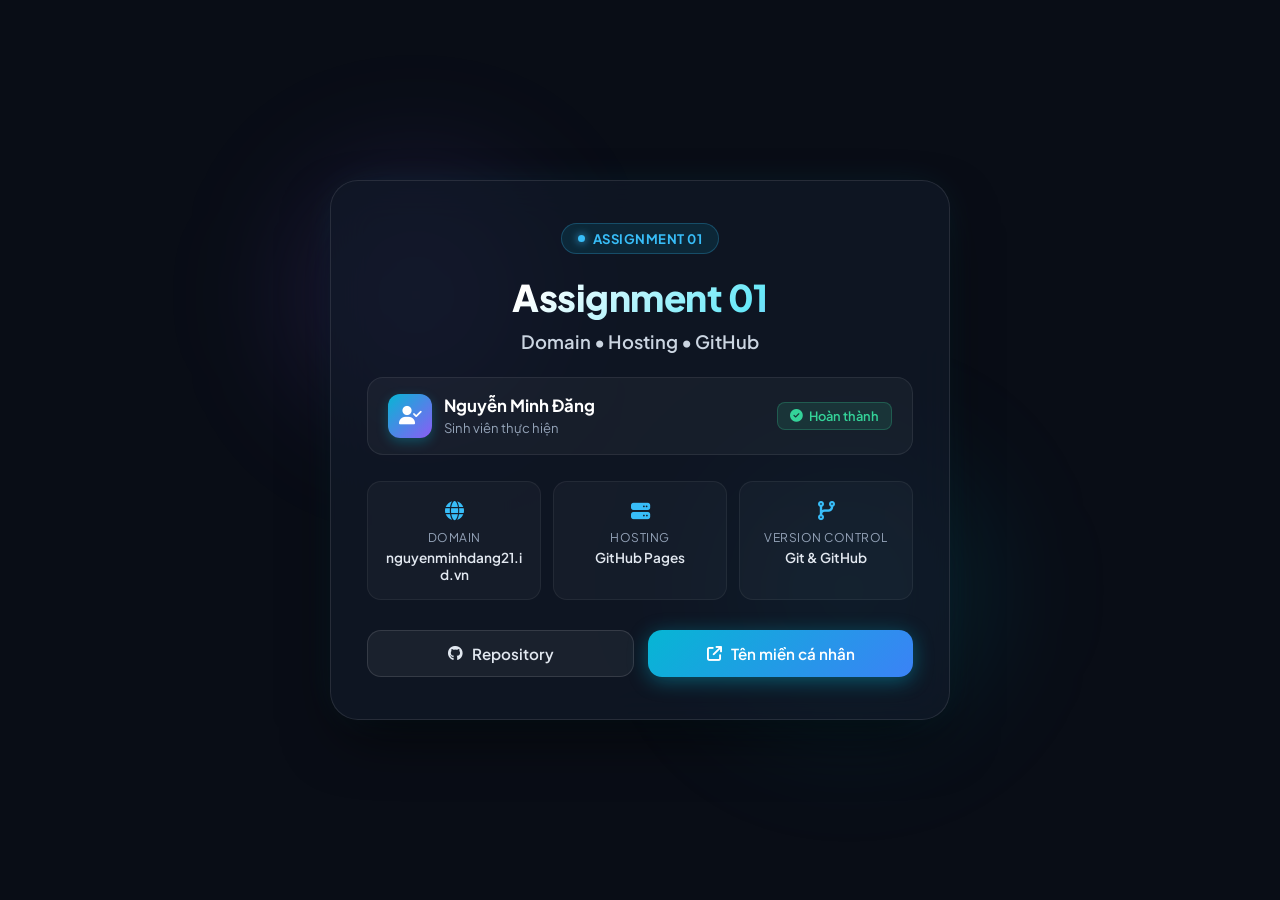
<file: index.html>
<!DOCTYPE html>
<html lang="vi">
<head>
  <meta charset="UTF-8" />
  <meta name="viewport" content="width=device-width, initial-scale=1.0" />
  <title>Assignment 01 - Nguyễn Minh Đăng</title>
  
  <!-- Google Fonts & Font Awesome -->
  <link rel="preconnect" href="https://fonts.googleapis.com">
  <link rel="preconnect" href="https://fonts.gstatic.com" crossorigin>
  <link href="https://fonts.googleapis.com/css2?family=Plus+Jakarta+Sans:wght@400;500;600;700;800&display=swap" rel="stylesheet">
  <link rel="stylesheet" href="https://cdnjs.cloudflare.com/ajax/libs/font-awesome/6.5.1/css/all.min.css" />

  <style>
    :root {
      --primary: #06b6d4;          /* Cyan công nghệ */
      --secondary: #8b5cf6;        /* Tím neon */
      --accent: #ec4899;           /* Hồng nổi bật */
      --bg-gradient: linear-gradient(135deg, #0b0f19 0%, #111827 50%, #0d1527 100%);
      --card-bg: rgba(17, 24, 39, 0.75);
      --card-border: rgba(255, 255, 255, 0.1);
      --text-main: #f8fafc;
      --text-sub: #94a3b8;
    }

    * {
      margin: 0;
      padding: 0;
      box-sizing: border-box;
      font-family: 'Plus Jakarta Sans', sans-serif;
    }

    body {
      background: #090d16;
      min-height: 100vh;
      display: flex;
      align-items: center;
      justify-content: center;
      padding: 24px;
      position: relative;
      overflow-x: hidden;
    }

    /* Các quầng sáng trang trí nền (Aurora Glow) */
    .glow-bg-1 {
      position: absolute;
      top: 15%;
      left: 20%;
      width: 320px;
      height: 320px;
      background: radial-gradient(circle, rgba(139, 92, 246, 0.28) 0%, transparent 70%);
      filter: blur(60px);
      pointer-events: none;
      z-index: 0;
    }

    .glow-bg-2 {
      position: absolute;
      bottom: 15%;
      right: 20%;
      width: 350px;
      height: 350px;
      background: radial-gradient(circle, rgba(6, 182, 212, 0.25) 0%, transparent 70%);
      filter: blur(60px);
      pointer-events: none;
      z-index: 0;
    }

    /* Thẻ trung tâm chính */
    .card {
      position: relative;
      z-index: 1;
      width: 100%;
      max-width: 620px;
      background: var(--card-bg);
      backdrop-filter: blur(20px);
      -webkit-backdrop-filter: blur(20px);
      border: 1px solid var(--card-border);
      border-radius: 28px;
      padding: 42px 36px;
      box-shadow: 0 25px 60px -15px rgba(0, 0, 0, 0.7),
                  0 0 40px -10px rgba(6, 182, 212, 0.15);
      text-align: center;
    }

    /* Huy hiệu góc trên */
    .badge {
      display: inline-flex;
      align-items: center;
      gap: 8px;
      background: rgba(6, 182, 212, 0.12);
      color: #38bdf8;
      border: 1px solid rgba(56, 189, 248, 0.25);
      padding: 6px 16px;
      border-radius: 9999px;
      font-size: 0.82rem;
      font-weight: 700;
      letter-spacing: 0.5px;
      text-transform: uppercase;
      margin-bottom: 20px;
    }

    .badge-dot {
      width: 7px;
      height: 7px;
      background: #38bdf8;
      border-radius: 50%;
      box-shadow: 0 0 8px #38bdf8;
    }

    h1 {
      font-size: 2.3rem;
      font-weight: 800;
      letter-spacing: -0.5px;
      margin-bottom: 10px;
      background: linear-gradient(135deg, #ffffff 30%, #67e8f9 70%, #c084fc 100%);
      -webkit-background-clip: text;
      -webkit-text-fill-color: transparent;
    }

    .topic {
      color: #cbd5e1;
      font-size: 1.15rem;
      font-weight: 600;
      margin-bottom: 24px;
    }

    /* Thẻ profile sinh viên */
    .profile-pill {
      background: rgba(255, 255, 255, 0.04);
      border: 1px solid rgba(255, 255, 255, 0.08);
      border-radius: 16px;
      padding: 16px 20px;
      display: flex;
      align-items: center;
      justify-content: space-between;
      margin-bottom: 26px;
      text-align: left;
    }

    .user-meta {
      display: flex;
      align-items: center;
      gap: 12px;
    }

    .avatar {
      width: 44px;
      height: 44px;
      border-radius: 12px;
      background: linear-gradient(135deg, var(--primary), var(--secondary));
      display: flex;
      align-items: center;
      justify-content: center;
      color: #fff;
      font-size: 1.15rem;
      box-shadow: 0 4px 12px rgba(6, 182, 212, 0.3);
    }

    .user-meta h3 {
      font-size: 1.05rem;
      color: #fff;
      font-weight: 700;
    }

    .user-meta span {
      font-size: 0.82rem;
      color: var(--text-sub);
    }

    .status-tag {
      font-size: 0.8rem;
      font-weight: 600;
      color: #34d399;
      background: rgba(52, 211, 153, 0.12);
      border: 1px solid rgba(52, 211, 153, 0.25);
      padding: 5px 12px;
      border-radius: 8px;
      display: flex;
      align-items: center;
      gap: 6px;
    }

    /* Lưới các khối chi tiết */
    .info-grid {
      display: grid;
      grid-template-columns: repeat(3, 1fr);
      gap: 12px;
      margin-bottom: 30px;
    }

    .info-card {
      background: rgba(255, 255, 255, 0.03);
      border: 1px solid rgba(255, 255, 255, 0.06);
      border-radius: 14px;
      padding: 16px 12px;
      transition: transform 0.2s ease, border-color 0.2s ease;
    }

    .info-card:hover {
      transform: translateY(-2px);
      border-color: rgba(56, 189, 248, 0.35);
    }

    .info-icon {
      color: #38bdf8;
      font-size: 1.2rem;
      margin-bottom: 8px;
    }

    .info-card .label {
      font-size: 0.75rem;
      text-transform: uppercase;
      letter-spacing: 0.5px;
      color: var(--text-sub);
      margin-bottom: 4px;
    }

    .info-card .value {
      font-size: 0.85rem;
      font-weight: 600;
      color: #e2e8f0;
      word-break: break-all;
    }

    /* Cụm nút bấm */
    .action-group {
      display: flex;
      gap: 14px;
    }

    .btn {
      flex: 1;
      display: inline-flex;
      align-items: center;
      justify-content: center;
      gap: 9px;
      padding: 13px 20px;
      border-radius: 14px;
      font-size: 0.95rem;
      font-weight: 600;
      text-decoration: none;
      transition: all 0.25s ease;
    }

    .btn-glow {
      background: linear-gradient(135deg, #06b6d4 0%, #3b82f6 100%);
      color: #fff;
      box-shadow: 0 4px 20px rgba(6, 182, 212, 0.4);
    }

    .btn-glow:hover {
      box-shadow: 0 6px 26px rgba(6, 182, 212, 0.6);
      transform: translateY(-1px);
    }

    .btn-glass {
      background: rgba(255, 255, 255, 0.05);
      border: 1px solid rgba(255, 255, 255, 0.12);
      color: #e2e8f0;
    }

    .btn-glass:hover {
      background: rgba(255, 255, 255, 0.1);
      border-color: rgba(255, 255, 255, 0.25);
      color: #fff;
      transform: translateY(-1px);
    }

    @media (max-width: 580px) {
      .card { padding: 30px 20px; }
      h1 { font-size: 1.85rem; }
      .info-grid { grid-template-columns: 1fr; }
      .action-group { flex-direction: column; }
    }
  </style>
</head>
<body>

  <!-- Hiệu ứng quầng sáng chuyển màu ngầm -->
  <div class="glow-bg-1"></div>
  <div class="glow-bg-2"></div>

  <!-- Bảng giao diện chính duy nhất -->
  <div class="card">
    <div class="badge">
      <span class="badge-dot"></span> Assignment 01
    </div>

    <h1>Assignment 01</h1>
    <div class="topic">Domain • Hosting • GitHub</div>

    <div class="profile-pill">
      <div class="user-meta">
        <div class="avatar">
          <i class="fa-solid fa-user-check"></i>
        </div>
        <div>
          <h3>Nguyễn Minh Đăng</h3>
          <span>Sinh viên thực hiện</span>
        </div>
      </div>
      <div class="status-tag">
        <i class="fa-solid fa-circle-check"></i> Hoàn thành
      </div>
    </div>

    <div class="info-grid">
      <div class="info-card">
        <div class="info-icon"><i class="fa-solid fa-globe"></i></div>
        <div class="label">Domain</div>
        <div class="value">nguyenminhdang21.id.vn</div>
      </div>

      <div class="info-card">
        <div class="info-icon"><i class="fa-solid fa-server"></i></div>
        <div class="label">Hosting</div>
        <div class="value">GitHub Pages</div>
      </div>

      <div class="info-card">
        <div class="info-icon"><i class="fa-solid fa-code-branch"></i></div>
        <div class="label">Version Control</div>
        <div class="value">Git & GitHub</div>
      </div>
    </div>

    <div class="action-group">
      <a href="https://github.com/minhnoluv1234/assignment01-web" target="_blank" class="btn btn-glass">
        <i class="fa-brands fa-github"></i> Repository
      </a>
      <a href="http://nguyenminhdang21.id.vn" class="btn btn-glow">
        <i class="fa-solid fa-arrow-up-right-from-square"></i> Tên miền cá nhân
      </a>
    </div>
  </div>

</body>
</html>
</file>
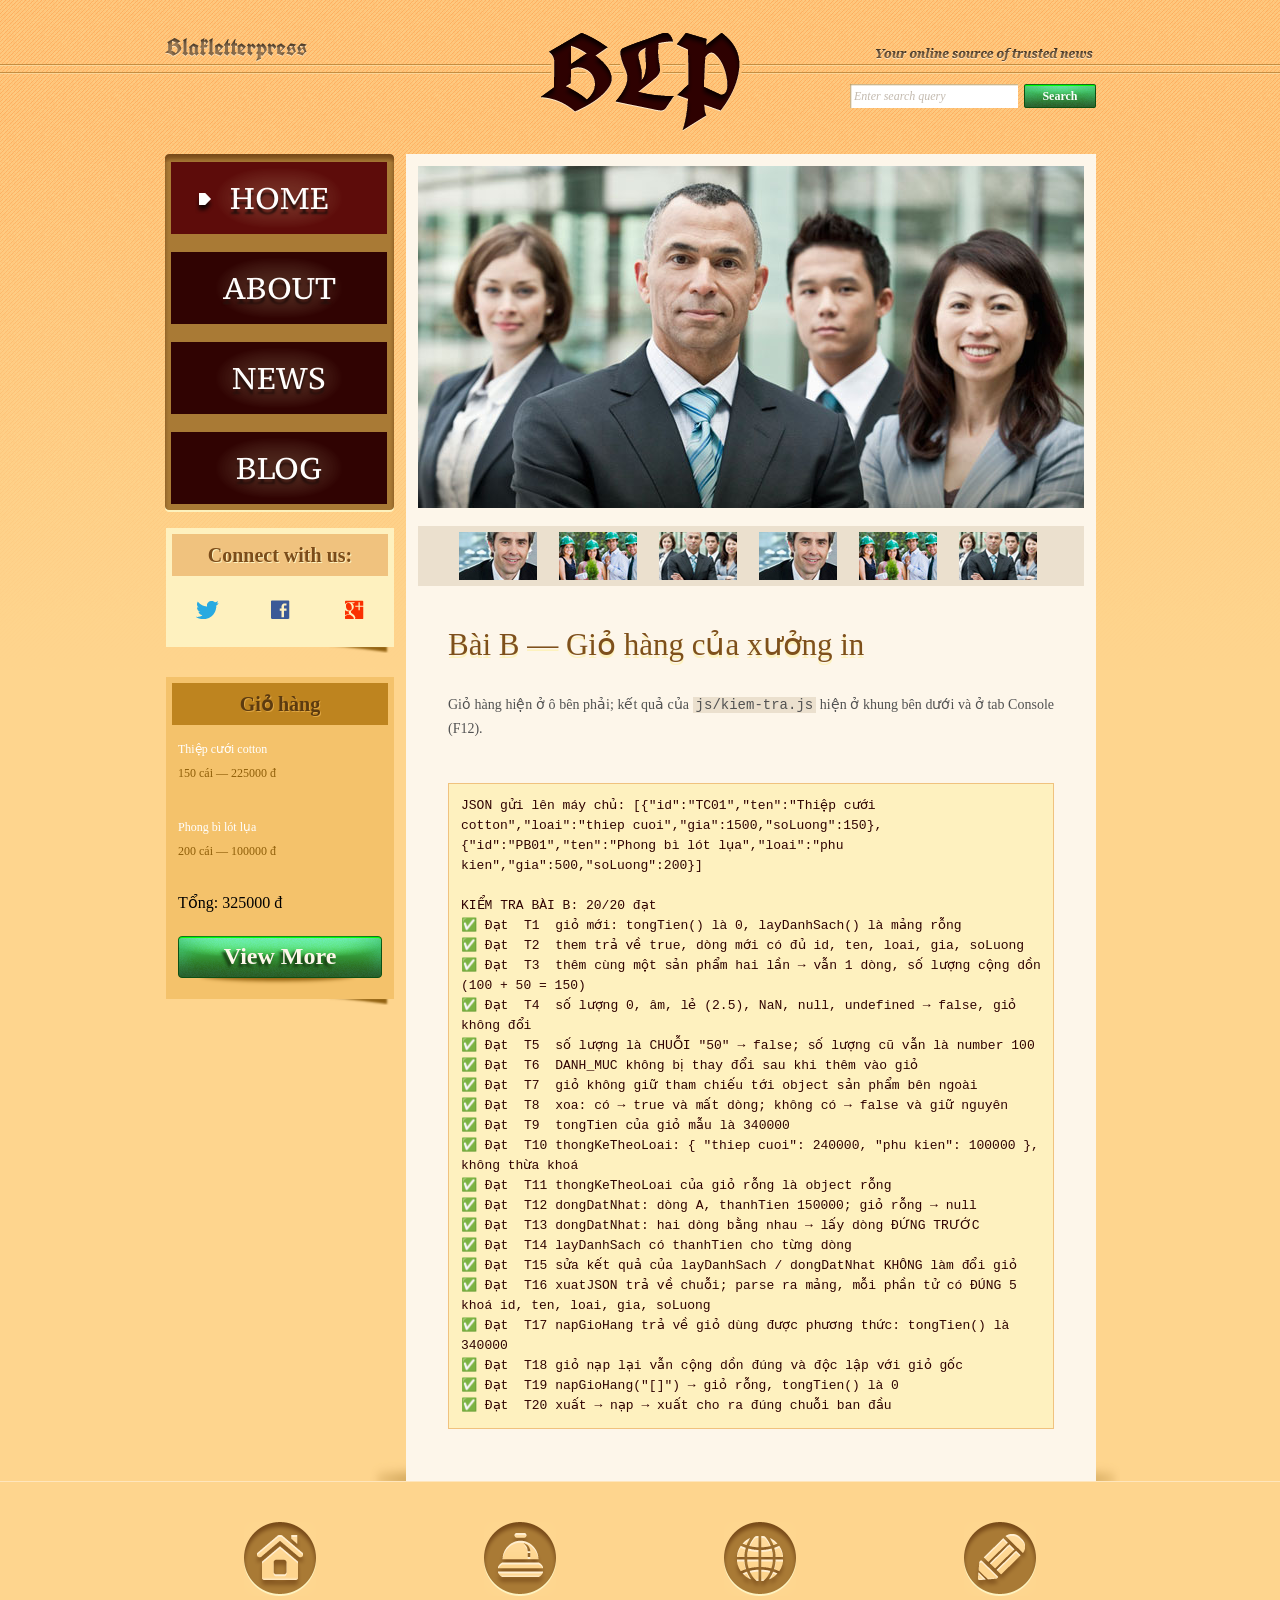
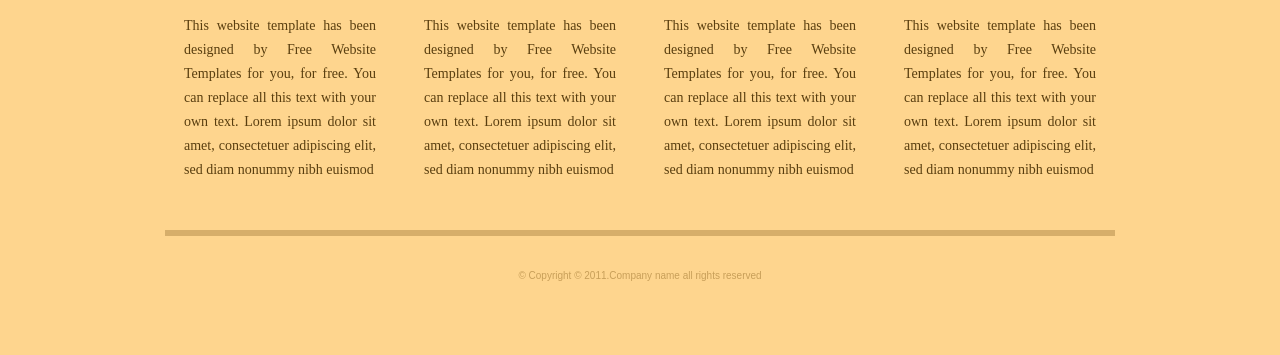
<file: Bai4_2/index.html>
<!DOCTYPE html>
<!-- Website template by freewebsitetemplates.com -->
<html>
<head>
	<meta charset="UTF-8">
	<title>Bài B – Giỏ hàng | Blakletterpress</title>
	<link rel="stylesheet" href="css/style.css" type="text/css">
	<link rel="stylesheet" href="css/bai-js.css" type="text/css">
</head>
<body>
	<div id="page">
		<div id="header">
			<div id="motto">
				<a href="index.html" class="sitename"><img src="images/blakletterpress.png" height="24" width="142" alt="SiteName"></a>
				<p>
					<img src="images/header-text.png" height="14" width="218" alt="Text">
				</p>
			</div>
			<div id="logo">
				<a href="index.html"><img src="images/logo.png" alt="LOGO"></a>
			</div>
			<div id="searchbar">
				<form action="#" method="post">
					<input type="text" value="Enter search query" class="txtfield" onBlur="javascript:if(this.value==''){this.value=this.defaultValue;}" onFocus="javascript:if(this.value==this.defaultValue){this.value='';}">
					<input type="submit" value="Search" class="btn">
				</form>
			</div>
		</div>
		<div id="contents">
			<div id="main">
				<div id="gallery">
					<div>
						<img src="images/team-large.jpg" alt="Img">
					</div>
					<ul>
						<li>
							<img src="images/smiling.jpg" alt="Img">
						</li>
						<li>
							<img src="images/ecofriends.jpg" alt="Img">
						</li>
						<li>
							<img src="images/team.jpg" alt="Img">
						</li>
						<li>
							<img src="images/smiling.jpg" alt="Img">
						</li>
						<li>
							<img src="images/ecofriends.jpg" alt="Img">
						</li>
						<li>
							<img src="images/team.jpg" alt="Img">
						</li>
					</ul>
				</div>
				<div class="body">
					<h1>Bài B — Giỏ hàng của xưởng in</h1>
					<p>
						Giỏ hàng hiện ở ô bên phải; kết quả của <code>js/kiem-tra.js</code> hiện ở khung bên dưới và ở tab Console (F12).
					</p>
					<pre id="ket-qua"></pre>
				</div>
			</div>
			<div id="sidebar">
				<div id="navigation">
					<div>
						<ul>
							<li class="selected">
								<a href="index.html">Home</a>
							</li>
							<li>
								<a href="about.html">About</a>
							</li>
							<li>
								<a href="news.html">News</a>
							</li>
							<li>
								<a href="blog.html">Blog</a>
							</li>
						</ul>
					</div>
				</div>
				<div class="section">
					<div id="connect">
						<h2>Connect with us:</h2>
						<a href="http://freewebsitetemplates.com/go/twitter/" target="_blank" class="twitter"></a> <a href="http://freewebsitetemplates.com/go/facebook/" target="_blank" class="facebook"></a> <a href="http://freewebsitetemplates.com/go/googleplus/" target="_blank" class="googleplus"></a>
					</div>
				</div>
				<div class="section">
					<div id="posts">
						<h2>Giỏ hàng</h2>
						<ul id="gio-hang">
							<li>
								<h5>Title Sample One</h5>
								<p>
									Lorem ipsum dolor sit amet, consectetur adipiscing elit. Donec eleifend ligula vel velit varius
								</p>
								<a href="news.html" class="more">Read more</a>
							</li>
							<li>
								<h5>Title Sample One</h5>
								<p>
									Lorem ipsum dolor sit amet, consectetur adipiscing elit. Donec eleifend ligula vel velit varius
								</p>
								<a href="news.html" class="more">Read more</a>
							</li>
						</ul>
						<a href="news.html" class="btn2">View More</a>
					</div>
				</div>
			</div>
		</div>
		<div id="footer">
			<div>
				<ul id="featured">
					<li>
						<a href="index.html" class="home"></a>
						<p>
							This website template has been designed by Free Website Templates for you, for free. You can replace all this text with your own text. Lorem ipsum dolor sit amet, consectetuer adipiscing elit, sed diam nonummy nibh euismod
						</p>
					</li>
					<li>
						<a href="index.html" class="bell"></a>
						<p>
							This website template has been designed by Free Website Templates for you, for free. You can replace all this text with your own text. Lorem ipsum dolor sit amet, consectetuer adipiscing elit, sed diam nonummy nibh euismod
						</p>
					</li>
					<li>
						<a href="index.html" class="globe"></a>
						<p>
							This website template has been designed by Free Website Templates for you, for free. You can replace all this text with your own text. Lorem ipsum dolor sit amet, consectetuer adipiscing elit, sed diam nonummy nibh euismod
						</p>
					</li>
					<li>
						<a href="index.html" class="pencil"></a>
						<p>
							This website template has been designed by Free Website Templates for you, for free. You can replace all this text with your own text. Lorem ipsum dolor sit amet, consectetuer adipiscing elit, sed diam nonummy nibh euismod
						</p>
					</li>
				</ul>
				<p id="footnote">
					© Copyright © 2011.Company name all rights reserved
				</p>
			</div>
		</div>
	</div>
	<script src="js/ho-tro.js"></script>
	<script src="js/bai-b-gio-hang.js"></script>
	<script src="js/kiem-tra.js"></script>
</body>
</html>
</file>
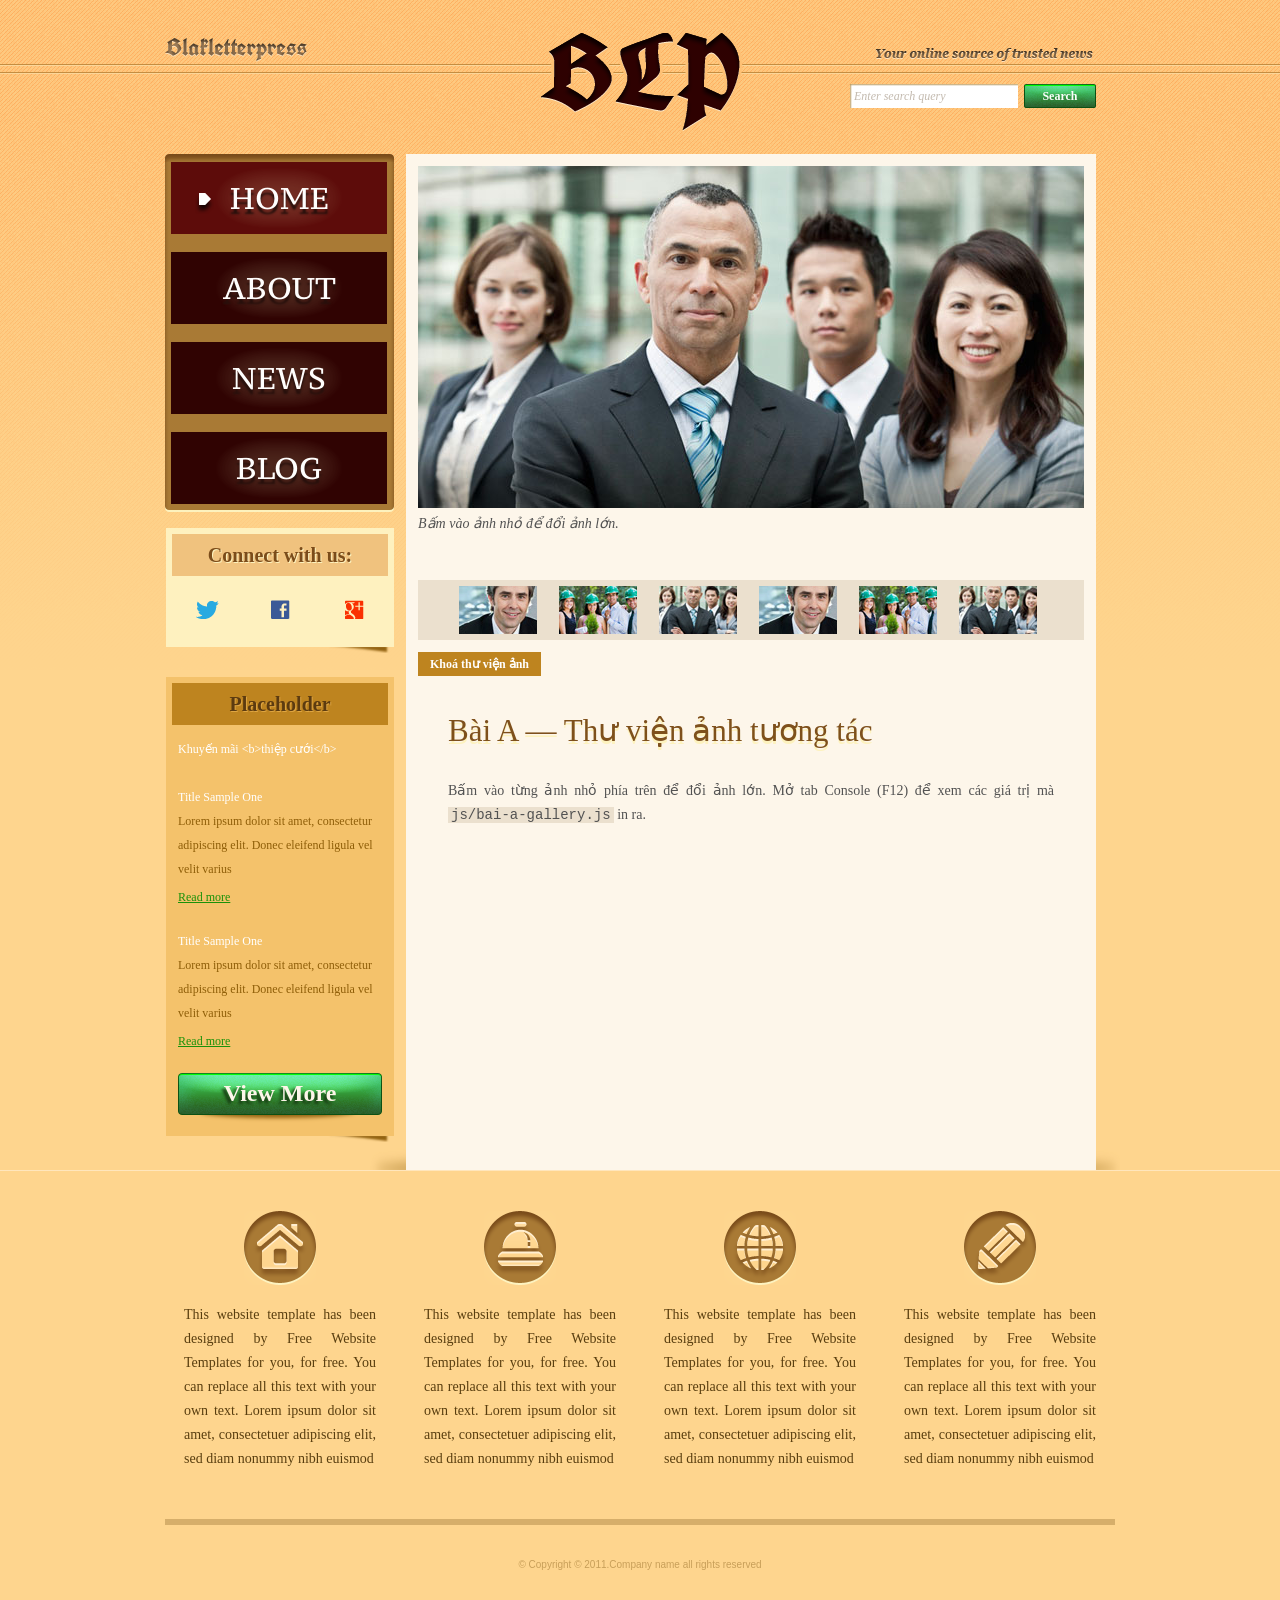
<file: Bai4_3/index.html>
<!DOCTYPE html>
<!-- Website template by freewebsitetemplates.com -->
<html>
<head>
	<meta charset="UTF-8">
	<title>Bài A – Thư viện ảnh | Blakletterpress</title>
	<link rel="stylesheet" href="css/style.css" type="text/css">
	<link rel="stylesheet" href="css/bai-js.css" type="text/css">
</head>
<body>
	<div id="page">
		<div id="header">
			<div id="motto">
				<a href="index.html" class="sitename"><img src="images/blakletterpress.png" height="24" width="142" alt="SiteName"></a>
				<p>
					<img src="images/header-text.png" height="14" width="218" alt="Text">
				</p>
			</div>
			<div id="logo">
				<a href="index.html"><img src="images/logo.png" alt="LOGO"></a>
			</div>
			<div id="searchbar">
				<form action="#" method="post">
					<input type="text" id="o-tim-kiem" value="Enter search query" class="txtfield">
					<input type="submit" value="Search" class="btn">
				</form>
			</div>
		</div>
		<div id="contents">
			<div id="main">
				<div id="gallery">
					<div>
						<img src="images/team-large.jpg" alt="Img">
					</div>
					<ul>
						<li>
							<img src="images/smiling.jpg" alt="meeting">
						</li>
						<li>
							<img src="images/ecofriends.jpg" alt="team-large">
						</li>
						<li>
							<img src="images/team.jpg" alt="team-large">
						</li>
						<li>
							<img src="images/smiling.jpg" alt="meeting">
						</li>
						<li>
							<img src="images/ecofriends.jpg" alt="team-large">
						</li>
						<li>
							<img src="images/team.jpg" alt="team-large">
						</li>
					</ul>
					<button type="button" id="nut-khoa">Khoá thư viện ảnh</button>
				</div>
				<div class="body">
					<h1>Bài A — Thư viện ảnh tương tác</h1>
					<p>
						Bấm vào từng ảnh nhỏ phía trên để đổi ảnh lớn. Mở tab Console (F12) để xem các giá trị mà <code>js/bai-a-gallery.js</code> in ra.
					</p>
				</div>
			</div>
			<div id="sidebar">
				<div id="navigation">
					<div>
						<ul>
							<li class="selected">
								<a href="index.html">Home</a>
							</li>
							<li>
								<a href="about.html">About</a>
							</li>
							<li>
								<a href="news.html">News</a>
							</li>
							<li>
								<a href="blog.html">Blog</a>
							</li>
						</ul>
					</div>
				</div>
				<div class="section">
					<div id="connect">
						<h2>Connect with us:</h2>
						<a href="http://freewebsitetemplates.com/go/twitter/" target="_blank" class="twitter"></a> <a href="http://freewebsitetemplates.com/go/facebook/" target="_blank" class="facebook"></a> <a href="http://freewebsitetemplates.com/go/googleplus/" target="_blank" class="googleplus"></a>
					</div>
				</div>
				<div class="section">
					<div id="posts">
						<h2>Placeholder</h2>
						<ul>
							<li>
								<h5>Title Sample One</h5>
								<p>
									Lorem ipsum dolor sit amet, consectetur adipiscing elit. Donec eleifend ligula vel velit varius
								</p>
								<a href="news.html" class="more">Read more</a>
							</li>
							<li>
								<h5>Title Sample One</h5>
								<p>
									Lorem ipsum dolor sit amet, consectetur adipiscing elit. Donec eleifend ligula vel velit varius
								</p>
								<a href="news.html" class="more">Read more</a>
							</li>
						</ul>
						<a href="news.html" class="btn2">View More</a>
					</div>
				</div>
			</div>
		</div>
		<div id="footer">
			<div>
				<ul id="featured">
					<li>
						<a href="index.html" class="home"></a>
						<p>
							This website template has been designed by Free Website Templates for you, for free. You can replace all this text with your own text. Lorem ipsum dolor sit amet, consectetuer adipiscing elit, sed diam nonummy nibh euismod
						</p>
					</li>
					<li>
						<a href="index.html" class="bell"></a>
						<p>
							This website template has been designed by Free Website Templates for you, for free. You can replace all this text with your own text. Lorem ipsum dolor sit amet, consectetuer adipiscing elit, sed diam nonummy nibh euismod
						</p>
					</li>
					<li>
						<a href="index.html" class="globe"></a>
						<p>
							This website template has been designed by Free Website Templates for you, for free. You can replace all this text with your own text. Lorem ipsum dolor sit amet, consectetuer adipiscing elit, sed diam nonummy nibh euismod
						</p>
					</li>
					<li>
						<a href="index.html" class="pencil"></a>
						<p>
							This website template has been designed by Free Website Templates for you, for free. You can replace all this text with your own text. Lorem ipsum dolor sit amet, consectetuer adipiscing elit, sed diam nonummy nibh euismod
						</p>
					</li>
				</ul>
				<p id="footnote">
					© Copyright © 2011.Company name all rights reserved
				</p>
			</div>
		</div>
	</div>
	<script src="js/bai-a-gallery.js"></script>
</body>
</html>
</file>
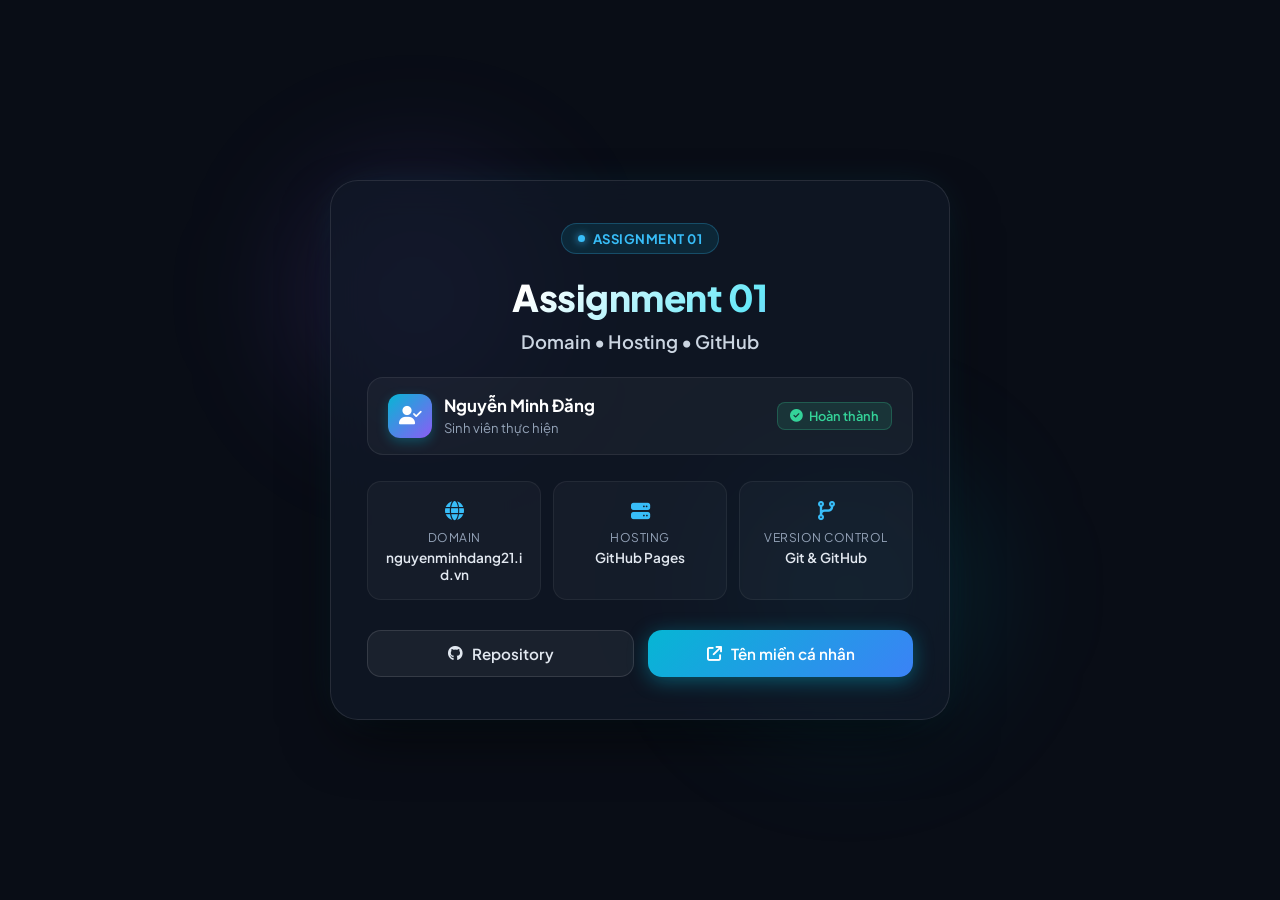
<file: index_new.html>
<!DOCTYPE html>
<html lang="vi">

<head>
    <meta charset="UTF-8">

    <meta
        name="viewport"
        content="width=device-width, initial-scale=1.0"
    >

    <meta
        name="description"
        content="Assignment 01 của Nguyễn Minh Đăng về Domain, Hosting và GitHub."
    >

    <title>
        Assignment 01 - Nguyễn Minh Đăng
    </title>

    <!-- Google Fonts -->
    <link
        rel="preconnect"
        href="https://fonts.googleapis.com"
    >

    <link
        rel="preconnect"
        href="https://fonts.gstatic.com"
        crossorigin
    >

    <link
        href="https://fonts.googleapis.com/css2?family=Plus+Jakarta+Sans:wght@400;500;600;700;800&display=swap"
        rel="stylesheet"
    >

    <!-- Font Awesome -->
    <link
        rel="stylesheet"
        href="https://cdnjs.cloudflare.com/ajax/libs/font-awesome/6.5.1/css/all.min.css"
    >


    <style>

        :root {
            --primary: #06b6d4;
            --secondary: #8b5cf6;
            --accent: #ec4899;

            --card-bg: rgba(17, 24, 39, 0.75);
            --card-border: rgba(255, 255, 255, 0.1);

            --text-main: #f8fafc;
            --text-sub: #94a3b8;
        }


        * {
            margin: 0;
            padding: 0;
            box-sizing: border-box;

            font-family:
                'Plus Jakarta Sans',
                sans-serif;
        }


        body {
            background: #090d16;

            min-height: 100vh;

            display: flex;

            align-items: center;

            justify-content: center;

            padding: 24px;

            position: relative;

            overflow-x: hidden;
        }


        .glow-bg-1 {
            position: absolute;

            top: 15%;
            left: 20%;

            width: 320px;
            height: 320px;

            background:
                radial-gradient(
                    circle,
                    rgba(139, 92, 246, 0.28) 0%,
                    transparent 70%
                );

            filter: blur(60px);

            pointer-events: none;

            z-index: 0;
        }


        .glow-bg-2 {
            position: absolute;

            bottom: 15%;
            right: 20%;

            width: 350px;
            height: 350px;

            background:
                radial-gradient(
                    circle,
                    rgba(6, 182, 212, 0.25) 0%,
                    transparent 70%
                );

            filter: blur(60px);

            pointer-events: none;

            z-index: 0;
        }


        .card {
            position: relative;

            z-index: 1;

            width: 100%;

            max-width: 620px;

            background: var(--card-bg);

            backdrop-filter: blur(20px);

            -webkit-backdrop-filter: blur(20px);

            border:
                1px solid var(--card-border);

            border-radius: 28px;

            padding: 42px 36px;

            box-shadow:
                0 25px 60px -15px rgba(0, 0, 0, 0.7),
                0 0 40px -10px rgba(6, 182, 212, 0.15);

            text-align: center;
        }


        .badge {
            display: inline-flex;

            align-items: center;

            gap: 8px;

            background:
                rgba(6, 182, 212, 0.12);

            color: #38bdf8;

            border:
                1px solid rgba(56, 189, 248, 0.25);

            padding: 6px 16px;

            border-radius: 9999px;

            font-size: 0.82rem;

            font-weight: 700;

            letter-spacing: 0.5px;

            text-transform: uppercase;

            margin-bottom: 20px;
        }


        .badge-dot {
            width: 7px;
            height: 7px;

            background: #38bdf8;

            border-radius: 50%;

            box-shadow:
                0 0 8px #38bdf8;
        }


        h1 {
            font-size: 2.3rem;

            font-weight: 800;

            letter-spacing: -0.5px;

            margin-bottom: 10px;

            background:
                linear-gradient(
                    135deg,
                    #ffffff 30%,
                    #67e8f9 70%,
                    #c084fc 100%
                );

            -webkit-background-clip: text;

            -webkit-text-fill-color: transparent;
        }


        .topic {
            color: #cbd5e1;

            font-size: 1.15rem;

            font-weight: 600;

            margin-bottom: 24px;
        }


        .profile-pill {
            background:
                rgba(255, 255, 255, 0.04);

            border:
                1px solid rgba(255, 255, 255, 0.08);

            border-radius: 16px;

            padding: 16px 20px;

            display: flex;

            align-items: center;

            justify-content: space-between;

            margin-bottom: 26px;

            text-align: left;
        }


        .user-meta {
            display: flex;

            align-items: center;

            gap: 12px;
        }


        .avatar {
            width: 44px;
            height: 44px;

            border-radius: 12px;

            background:
                linear-gradient(
                    135deg,
                    var(--primary),
                    var(--secondary)
                );

            display: flex;

            align-items: center;

            justify-content: center;

            color: #fff;

            font-size: 1.15rem;

            box-shadow:
                0 4px 12px rgba(6, 182, 212, 0.3);
        }


        .user-meta h2 {
            font-size: 1.05rem;

            color: #fff;

            font-weight: 700;
        }


        .user-meta span {
            font-size: 0.82rem;

            color: var(--text-sub);
        }


        .status-tag {
            font-size: 0.8rem;

            font-weight: 600;

            color: #34d399;

            background:
                rgba(52, 211, 153, 0.12);

            border:
                1px solid rgba(52, 211, 153, 0.25);

            padding: 5px 12px;

            border-radius: 8px;

            display: flex;

            align-items: center;

            gap: 6px;
        }


        .info-grid {
            display: grid;

            grid-template-columns:
                repeat(3, 1fr);

            gap: 12px;

            margin-bottom: 30px;
        }


        .info-card {
            background:
                rgba(255, 255, 255, 0.03);

            border:
                1px solid rgba(255, 255, 255, 0.06);

            border-radius: 14px;

            padding: 16px 12px;

            transition:
                transform 0.2s ease,
                border-color 0.2s ease;
        }


        .info-card:hover {
            transform:
                translateY(-2px);

            border-color:
                rgba(56, 189, 248, 0.35);
        }


        .info-icon {
            color: #38bdf8;

            font-size: 1.2rem;

            margin-bottom: 8px;
        }


        .label {
            font-size: 0.75rem;

            text-transform: uppercase;

            letter-spacing: 0.5px;

            color: var(--text-sub);

            margin-bottom: 4px;
        }


        .value {
            font-size: 0.85rem;

            font-weight: 600;

            color: #e2e8f0;

            word-break: break-all;
        }


        .action-group {
            display: flex;

            gap: 14px;
        }


        .btn {
            flex: 1;

            display: inline-flex;

            align-items: center;

            justify-content: center;

            gap: 9px;

            padding: 13px 20px;

            border-radius: 14px;

            font-size: 0.95rem;

            font-weight: 600;

            text-decoration: none;

            transition: all 0.25s ease;
        }


        .btn-glow {
            background:
                linear-gradient(
                    135deg,
                    #06b6d4 0%,
                    #3b82f6 100%
                );

            color: #fff;

            box-shadow:
                0 4px 20px
                rgba(6, 182, 212, 0.4);
        }


        .btn-glass {
            background:
                rgba(255, 255, 255, 0.05);

            border:
                1px solid rgba(255, 255, 255, 0.12);

            color: #e2e8f0;
        }


        @media (max-width: 580px) {

            .card {
                padding: 30px 20px;
            }

            h1 {
                font-size: 1.85rem;
            }

            .info-grid {
                grid-template-columns: 1fr;
            }

            .action-group {
                flex-direction: column;
            }
        }

    </style>

</head>


<body>

    <!-- Background decoration -->
    <div
        class="glow-bg-1"
        aria-hidden="true">
    </div>

    <div
        class="glow-bg-2"
        aria-hidden="true">
    </div>


    <!-- Nội dung chính -->
    <main class="card">

        <!-- Header -->
        <header>

            <div class="badge">
                <span class="badge-dot"></span>
                Assignment 01
            </div>

            <h1>
                Assignment 01
            </h1>

            <p class="topic">
                Domain • Hosting • GitHub
            </p>

        </header>


        <!-- Thông tin sinh viên -->
        <section
            class="profile-pill"
            aria-label="Thông tin sinh viên">

            <div class="user-meta">

                <div class="avatar">
                    <i class="fa-solid fa-user-check"></i>
                </div>

                <div>

                    <h2>
                        Nguyễn Minh Đăng
                    </h2>

                    <span>
                        Sinh viên thực hiện
                    </span>

                </div>

            </div>


            <div class="status-tag">

                <i class="fa-solid fa-circle-check"></i>

                Hoàn thành

            </div>

        </section>


        <!-- Thông tin hệ thống -->
        <section
            class="info-grid"
            aria-label="Thông tin hệ thống">


            <article class="info-card">

                <div class="info-icon">
                    <i class="fa-solid fa-globe"></i>
                </div>

                <div class="label">
                    Domain
                </div>

                <div class="value">
                    nguyenminhdang21.id.vn
                </div>

            </article>


            <article class="info-card">

                <div class="info-icon">
                    <i class="fa-solid fa-server"></i>
                </div>

                <div class="label">
                    Hosting
                </div>

                <div class="value">
                    GitHub Pages
                </div>

            </article>


            <article class="info-card">

                <div class="info-icon">
                    <i class="fa-solid fa-code-branch"></i>
                </div>

                <div class="label">
                    Version Control
                </div>

                <div class="value">
                    Git & GitHub
                </div>

            </article>

        </section>


        <!-- Navigation -->
        <nav
            class="action-group"
            aria-label="Liên kết">


            <a
                href="https://github.com/minhnoluv1234/assignment01-web"
                target="_blank"
                rel="noopener noreferrer"
                class="btn btn-glass">

                <i class="fa-brands fa-github"></i>

                Repository

            </a>


            <a
                href="http://nguyenminhdang21.id.vn"
                class="btn btn-glow">

                <i class="fa-solid fa-arrow-up-right-from-square"></i>

                Tên miền cá nhân

            </a>

        </nav>

    </main>

</body>

</html>
</file>
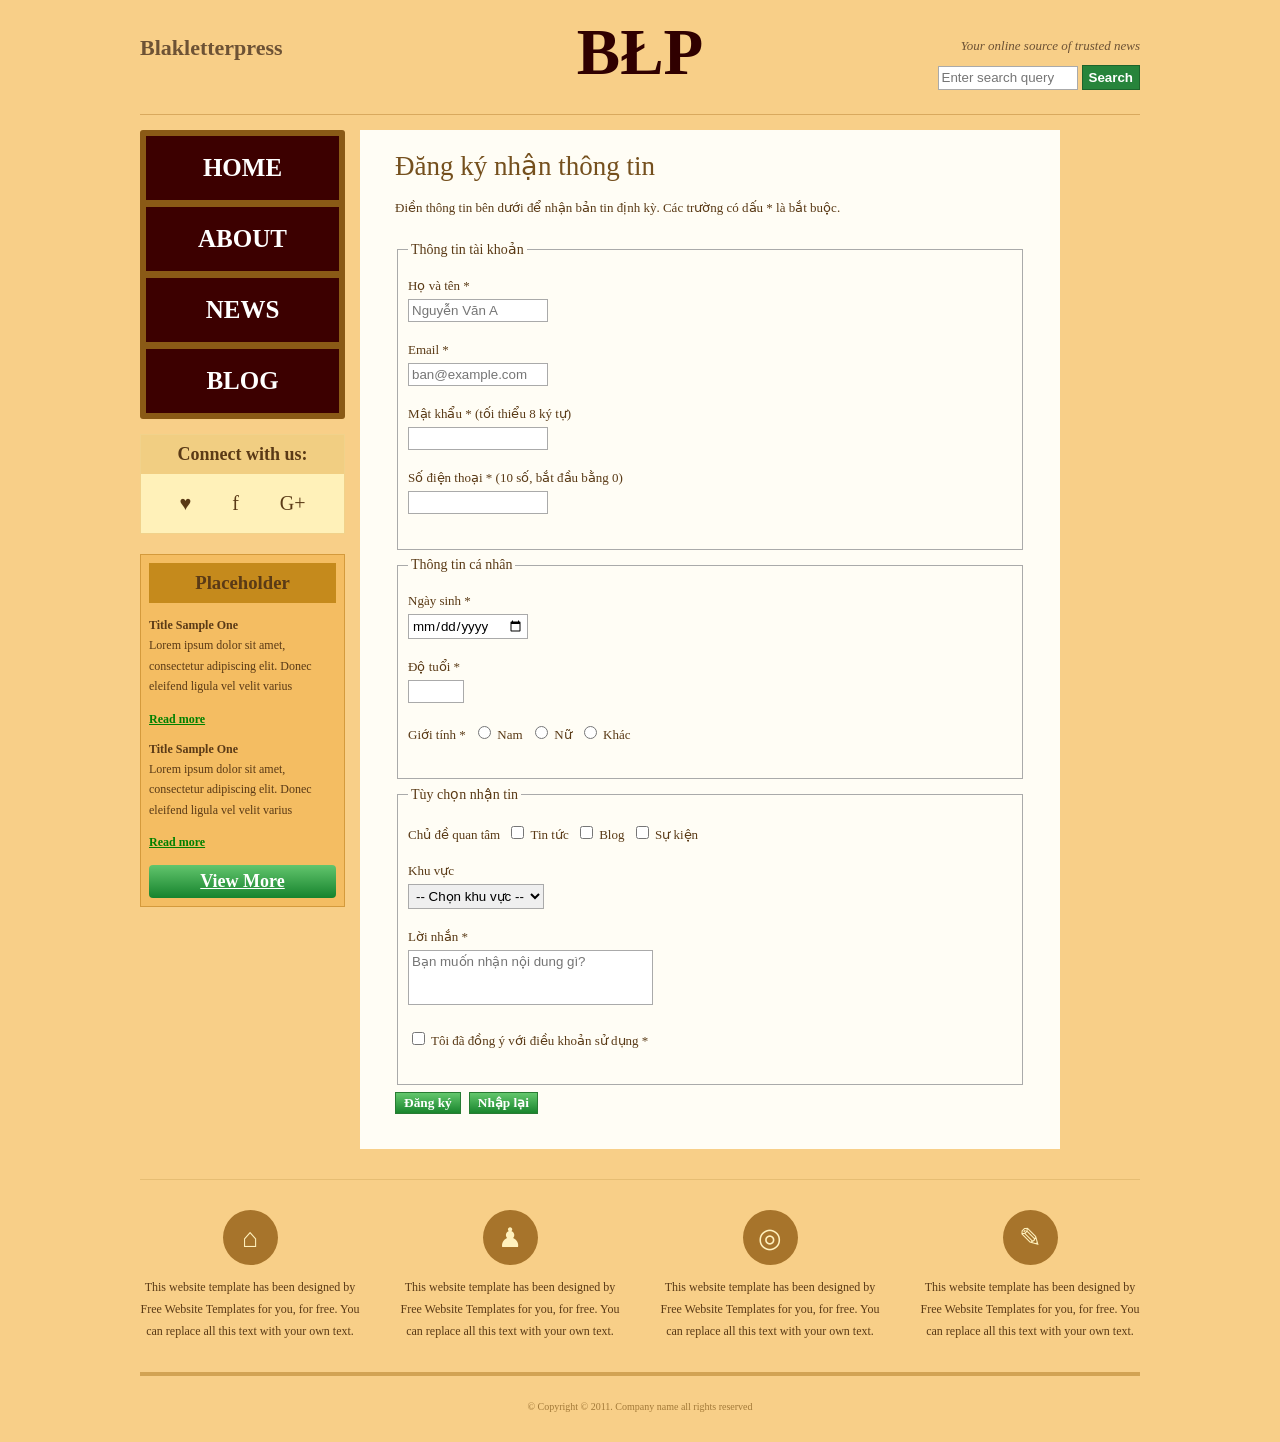
<file: register.html>
<!DOCTYPE html>
<html lang="vi">
<head>
    <meta charset="UTF-8">
    <meta name="viewport" content="width=device-width, initial-scale=1.0">
    <title>Đăng ký nhận thông tin</title>

    <style>
        * {
            box-sizing: border-box;
        }

        body {
            margin: 0;
            font-family: Georgia, "Times New Roman", serif;
            background: #f8cf88;
            color: #5a3a16;
        }

        .page {
            width: 1000px;
            margin: 0 auto;
        }

        /* HEADER */
        header {
            height: 115px;
            position: relative;
            border-bottom: 1px solid #d9a95e;
        }

        .brand-left {
            position: absolute;
            top: 35px;
            left: 0;
            font-size: 22px;
            font-weight: bold;
            color: #6d5235;
        }

        .logo {
            position: absolute;
            top: 15px;
            left: 50%;
            transform: translateX(-50%);
            font-size: 65px;
            font-weight: bold;
            color: #300000;
            font-family: "Old English Text MT", Georgia, serif;
        }

        .tagline {
            position: absolute;
            top: 38px;
            right: 0;
            font-size: 13px;
            font-style: italic;
            color: #6d5235;
        }

        .search {
            position: absolute;
            right: 0;
            top: 65px;
        }

        .search input {
            width: 150px;
            height: 24px;
            border: 1px solid #c9a267;
            padding: 4px;
        }

        .search button {
            height: 25px;
            background: #27843b;
            color: white;
            border: 1px solid #1d632b;
            font-weight: bold;
        }

        /* MAIN */
        .content {
            display: flex;
            gap: 15px;
            padding-top: 15px;
        }

        /* SIDEBAR */
        .sidebar {
            width: 205px;
        }

        .menu {
            background: #8a5a16;
            padding: 6px;
            border-radius: 3px;
        }

        .menu a {
            display: block;
            background: #3c0000;
            color: white;
            text-align: center;
            text-decoration: none;
            font-size: 25px;
            font-weight: bold;
            padding: 18px 5px;
            margin-bottom: 7px;
        }

        .menu a:last-child {
            margin-bottom: 0;
        }

        .social {
            margin-top: 15px;
            background: #fff1b9;
            border: 1px solid #f1d28b;
        }

        .social h3 {
            margin: 0;
            padding: 9px;
            text-align: center;
            background: #f1ce82;
            font-size: 18px;
        }

        .social-icons {
            display: flex;
            justify-content: space-around;
            padding: 18px;
            font-size: 20px;
        }

        .placeholder {
            margin-top: 20px;
            background: #f4bd62;
            padding: 8px;
            border: 1px solid #d49a3c;
        }

        .placeholder h3 {
            background: #c58a1c;
            text-align: center;
            padding: 9px;
            margin: 0 0 10px;
        }

        .placeholder p {
            font-size: 12px;
            line-height: 1.7;
        }

        .placeholder a {
            color: green;
            font-weight: bold;
            font-size: 12px;
        }

        .view-more {
            display: block;
            background: linear-gradient(#62c56d, #16832d);
            color: white !important;
            text-align: center;
            font-size: 18px !important;
            padding: 6px;
            margin-top: 15px;
            border-radius: 4px;
        }

        /* REGISTER */
        .main {
            width: 700px;
            background: #fffdf5;
            padding: 20px 35px 35px;
        }

        .main h1 {
            color: #75501e;
            font-size: 27px;
            font-weight: normal;
            margin-top: 0;
        }

        .intro {
            font-size: 13px;
            margin-bottom: 25px;
        }

        fieldset {
            margin-bottom: 7px;
            border: 1px solid #aaa;
            padding: 8px 10px 15px;
        }

        legend {
            font-size: 14px;
            padding: 0 3px;
        }

        .form-row {
            margin: 12px 0 20px;
            font-size: 13px;
        }

        .form-row label {
            display: block;
            margin-bottom: 5px;
        }

        input[type="text"],
        input[type="email"],
        input[type="password"],
        input[type="tel"],
        input[type="date"],
        input[type="number"],
        select,
        textarea {
            font-family: Arial, sans-serif;
            border: 1px solid #aaa;
            padding: 3px;
        }

        input[type="text"],
        input[type="email"],
        input[type="password"],
        input[type="tel"] {
            width: 140px;
        }

        textarea {
            width: 245px;
            height: 55px;
            resize: none;
        }

        .gender label,
        .interest label,
        .terms label {
            display: inline;
            margin-right: 4px;
        }

        .buttons {
            margin-top: 5px;
        }

        .buttons button {
            background: linear-gradient(#63c76c, #19852d);
            color: white;
            border: 1px solid #287b32;
            padding: 2px 8px;
            font-family: Georgia, serif;
            font-weight: bold;
            margin-right: 4px;
        }

        /* FOOTER */
        footer {
            margin-top: 30px;
            border-top: 1px solid #e6bd73;
            padding-top: 30px;
            padding-bottom: 30px;
        }

        .footer-columns {
            display: flex;
            justify-content: space-between;
        }

        .footer-item {
            width: 22%;
            text-align: center;
            font-size: 12px;
            line-height: 1.8;
        }

        .footer-icon {
            width: 55px;
            height: 55px;
            margin: 0 auto 12px;
            border-radius: 50%;
            background: #a7742b;
            color: #fff1bd;
            display: flex;
            justify-content: center;
            align-items: center;
            font-size: 27px;
        }

        .copyright {
            border-top: 4px solid #d2a353;
            margin-top: 30px;
            padding-top: 25px;
            text-align: center;
            font-size: 10px;
            color: #a37a39;
        }
    </style>
</head>

<body>

<div class="page">

    <!-- HEADER -->
    <header>
        <div class="brand-left">Blakletterpress</div>

        <div class="logo">BŁP</div>

        <div class="tagline">
            Your online source of trusted news
        </div>

        <div class="search">
            <input type="text" placeholder="Enter search query">
            <button>Search</button>
        </div>
    </header>


    <div class="content">

        <!-- SIDEBAR -->
        <aside class="sidebar">

            <nav class="menu">
                <a href="index.html">HOME</a>
                <a href="#">ABOUT</a>
                <a href="#">NEWS</a>
                <a href="#">BLOG</a>
            </nav>

            <div class="social">
                <h3>Connect with us:</h3>

                <div class="social-icons">
                    <span>♥</span>
                    <span>f</span>
                    <span>G+</span>
                </div>
            </div>

            <div class="placeholder">
                <h3>Placeholder</h3>

                <p>
                    <b>Title Sample One</b><br>
                    Lorem ipsum dolor sit amet,
                    consectetur adipiscing elit.
                    Donec eleifend ligula vel velit varius
                </p>

                <a href="#">Read more</a>

                <p>
                    <b>Title Sample One</b><br>
                    Lorem ipsum dolor sit amet,
                    consectetur adipiscing elit.
                    Donec eleifend ligula vel velit varius
                </p>

                <a href="#">Read more</a>

                <a href="#" class="view-more">View More</a>
            </div>

        </aside>


        <!-- MAIN REGISTER -->
        <main class="main">

            <h1>Đăng ký nhận thông tin</h1>

            <p class="intro">
                Điền thông tin bên dưới để nhận bản tin định kỳ.
                Các trường có dấu * là bắt buộc.
            </p>


            <form>

                <fieldset>
                    <legend>Thông tin tài khoản</legend>

                    <div class="form-row">
                        <label for="fullname">Họ và tên *</label>
                        <input
                            type="text"
                            id="fullname"
                            name="fullname"
                            placeholder="Nguyễn Văn A"
                            required
                        >
                    </div>

                    <div class="form-row">
                        <label for="email">Email *</label>
                        <input
                            type="email"
                            id="email"
                            name="email"
                            placeholder="ban@example.com"
                            required
                        >
                    </div>

                    <div class="form-row">
                        <label for="password">
                            Mật khẩu * (tối thiểu 8 ký tự)
                        </label>

                        <input
                            type="password"
                            id="password"
                            name="password"
                            minlength="8"
                            required
                        >
                    </div>

                    <div class="form-row">
                        <label for="phone">
                            Số điện thoại * (10 số, bắt đầu bằng 0)
                        </label>

                        <input
                            type="tel"
                            id="phone"
                            name="phone"
                            pattern="0[0-9]{9}"
                            required
                        >
                    </div>

                </fieldset>


                <fieldset>
                    <legend>Thông tin cá nhân</legend>

                    <div class="form-row">
                        <label for="birthday">Ngày sinh *</label>

                        <input
                            type="date"
                            id="birthday"
                            name="birthday"
                            required
                        >
                    </div>

                    <div class="form-row">
                        <label for="age">Độ tuổi *</label>

                        <input
                            type="number"
                            id="age"
                            name="age"
                            min="1"
                            max="120"
                            required
                        >
                    </div>

                    <div class="form-row gender">
                        <label>Giới tính *</label>

                        <input type="radio" id="male" name="gender" value="Nam" required>
                        <label for="male">Nam</label>

                        <input type="radio" id="female" name="gender" value="Nữ">
                        <label for="female">Nữ</label>

                        <input type="radio" id="other" name="gender" value="Khác">
                        <label for="other">Khác</label>
                    </div>

                </fieldset>


                <fieldset>
                    <legend>Tùy chọn nhận tin</legend>

                    <div class="form-row interest">
                        <label>Chủ đề quan tâm</label>

                        <input type="checkbox" id="news" name="topic" value="Tin tức">
                        <label for="news">Tin tức</label>

                        <input type="checkbox" id="blog" name="topic" value="Blog">
                        <label for="blog">Blog</label>

                        <input type="checkbox" id="event" name="topic" value="Sự kiện">
                        <label for="event">Sự kiện</label>
                    </div>


                    <div class="form-row">
                        <label for="area">Khu vực</label>

                        <select id="area" name="area">
                            <option value="">-- Chọn khu vực --</option>
                            <option value="ha-noi">Hà Nội</option>
                            <option value="hcm">TP. Hồ Chí Minh</option>
                            <option value="other">Khác</option>
                        </select>
                    </div>


                    <div class="form-row">
                        <label for="message">Lời nhắn *</label>

                        <textarea
                            id="message"
                            name="message"
                            placeholder="Bạn muốn nhận nội dung gì?"
                            required
                        ></textarea>
                    </div>


                    <div class="form-row terms">
                        <input
                            type="checkbox"
                            id="terms"
                            required
                        >

                        <label for="terms">
                            Tôi đã đồng ý với điều khoản sử dụng *
                        </label>
                    </div>

                </fieldset>


                <div class="buttons">
                    <button type="submit">Đăng ký</button>
                    <button type="reset">Nhập lại</button>
                </div>

            </form>

        </main>

    </div>


    <!-- FOOTER -->
    <footer>

        <div class="footer-columns">

            <div class="footer-item">
                <div class="footer-icon">⌂</div>
                This website template has been designed by Free Website Templates for you, for free.
                You can replace all this text with your own text.
            </div>

            <div class="footer-item">
                <div class="footer-icon">♟</div>
                This website template has been designed by Free Website Templates for you, for free.
                You can replace all this text with your own text.
            </div>

            <div class="footer-item">
                <div class="footer-icon">◎</div>
                This website template has been designed by Free Website Templates for you, for free.
                You can replace all this text with your own text.
            </div>

            <div class="footer-item">
                <div class="footer-icon">✎</div>
                This website template has been designed by Free Website Templates for you, for free.
                You can replace all this text with your own text.
            </div>

        </div>

        <div class="copyright">
            © Copyright © 2011. Company name all rights reserved
        </div>

    </footer>

</div>

</body>
</html>
</file>
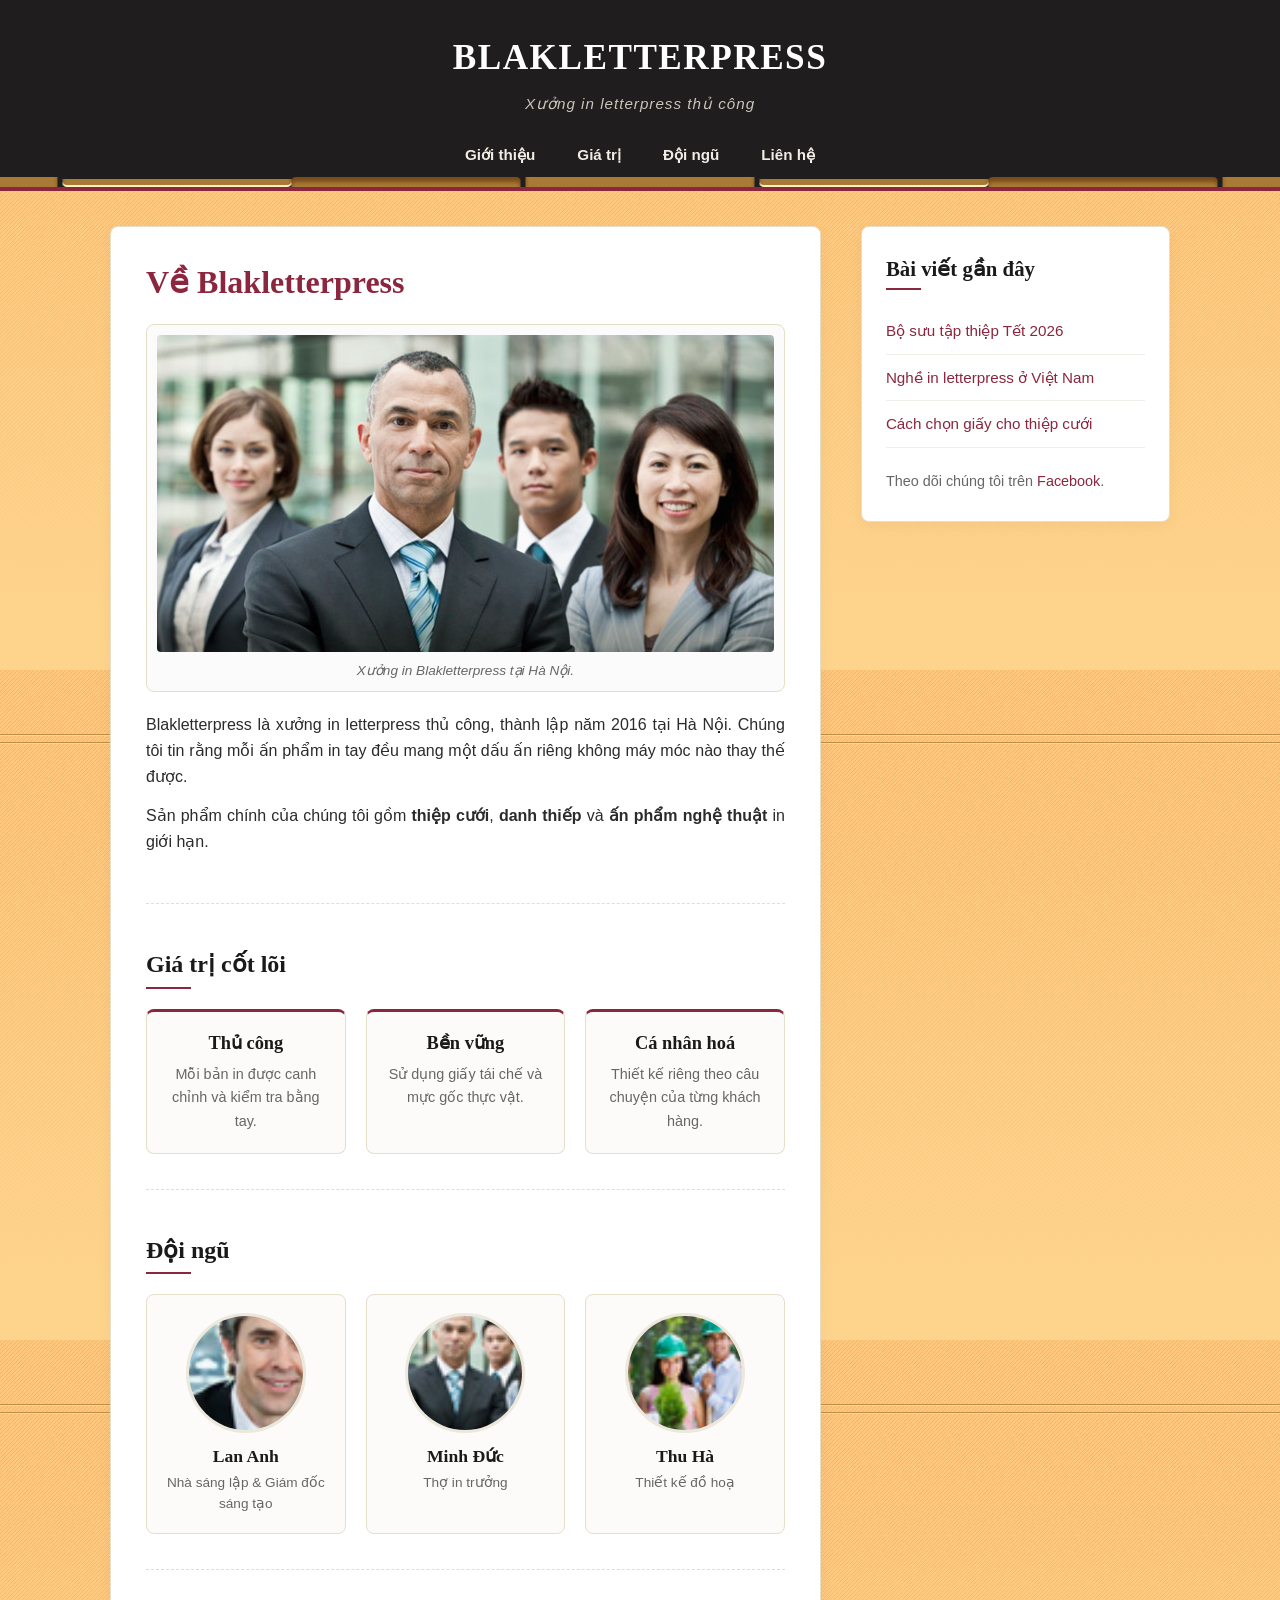
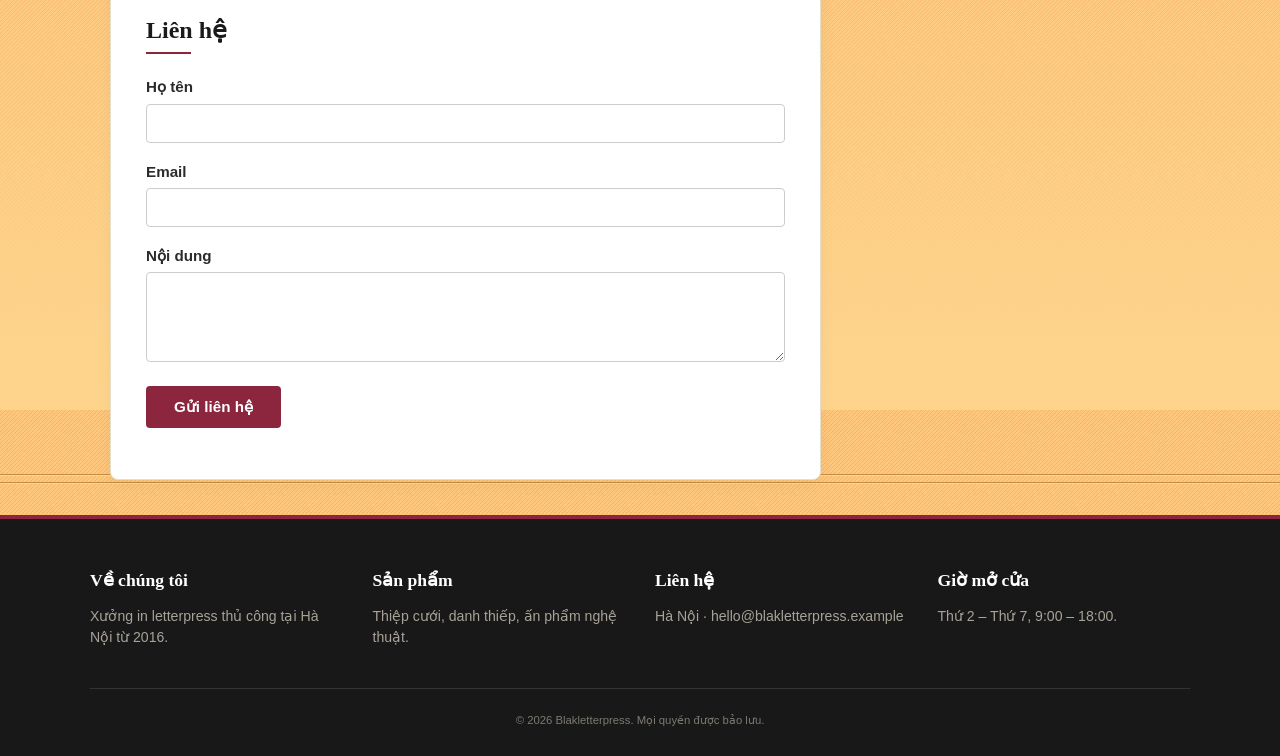
<file: Bai tap 4 Xay dung CSS/trang-goc.html>
<!DOCTYPE html>
<html lang="vi">
<head>
	<meta charset="UTF-8">
	<meta name="viewport" content="width=device-width, initial-scale=1.0">
	<meta name="description" content="Giới thiệu Blakletterpress — xưởng in letterpress thủ công tại Hà Nội.">
	<title>Giới thiệu — Blakletterpress</title>

	<!-- SV (Hoạt động 1): tạo file style.css trong cùng thư mục và giữ dòng <link> dưới đây. -->
	<link rel="stylesheet" href="style.css">
</head>
<body>

	<header class="site-header">
		<a href="#" class="site-name">Blakletterpress</a>
		<p class="tagline">Xưởng in letterpress thủ công</p>
		<nav class="main-nav" aria-label="Chính">
			<ul>
				<li><a href="#gioi-thieu">Giới thiệu</a></li>
				<li><a href="#gia-tri">Giá trị</a></li>
				<li><a href="#doi-ngu">Đội ngũ</a></li>
				<li><a href="#lien-he">Liên hệ</a></li>
			</ul>
		</nav>
	</header>

	<div class="layout">
		<main>

			<article id="gioi-thieu">
				<h1>Về Blakletterpress</h1>

				<figure>
					<img src="./images/team-large.jpg" alt="Đội ngũ Blakletterpress tại xưởng in">
					<figcaption>Xưởng in Blakletterpress tại Hà Nội.</figcaption>
				</figure>

				<p>
					Blakletterpress là xưởng in letterpress thủ công, thành lập năm 2016 tại Hà Nội.
					Chúng tôi tin rằng mỗi ấn phẩm in tay đều mang một dấu ấn riêng không máy móc nào thay thế được.
				</p>
				<p>
					Sản phẩm chính của chúng tôi gồm <strong>thiệp cưới</strong>, <strong>danh thiếp</strong>
					và <strong>ấn phẩm nghệ thuật</strong> in giới hạn.
				</p>
			</article>

			<section id="gia-tri">
				<h2>Giá trị cốt lõi</h2>
				<ul class="value-list">
					<li class="value-card">
						<h3>Thủ công</h3>
						<p>Mỗi bản in được canh chỉnh và kiểm tra bằng tay.</p>
					</li>
					<li class="value-card">
						<h3>Bền vững</h3>
						<p>Sử dụng giấy tái chế và mực gốc thực vật.</p>
					</li>
					<li class="value-card">
						<h3>Cá nhân hoá</h3>
						<p>Thiết kế riêng theo câu chuyện của từng khách hàng.</p>
					</li>
				</ul>
			</section>

			<section id="doi-ngu">
				<h2>Đội ngũ</h2>
				<ul class="team-list">
					<li class="member">
						<img src="./images/smiling.jpg" alt="Chân dung Lan Anh">
						<h3>Lan Anh</h3>
						<p>Nhà sáng lập &amp; Giám đốc sáng tạo</p>
					</li>
					<li class="member">
						<img src="./images/team.jpg" alt="Chân dung Minh Đức">
						<h3>Minh Đức</h3>
						<p>Thợ in trưởng</p>
					</li>
					<li class="member">
						<img src="./images/ecofriends.jpg" alt="Chân dung Thu Hà">
						<h3>Thu Hà</h3>
						<p>Thiết kế đồ hoạ</p>
					</li>
				</ul>
			</section>

			<section id="lien-he">
				<h2>Liên hệ</h2>
				<form action="#" method="post" class="contact-form">
					<p>
						<label for="ten">Họ tên</label><br>
						<input type="text" id="ten" name="ten" required>
					</p>
					<p>
						<label for="email">Email</label><br>
						<input type="email" id="email" name="email" required>
					</p>
					<p>
						<label for="noidung">Nội dung</label><br>
						<textarea id="noidung" name="noidung" rows="4"></textarea>
					</p>
					<p>
						<button type="submit">Gửi liên hệ</button>
					</p>
				</form>
			</section>

		</main>

		<aside class="sidebar">
			<h2>Bài viết gần đây</h2>
			<ul class="recent">
				<li><a href="#">Bộ sưu tập thiệp Tết 2026</a></li>
				<li><a href="#">Nghề in letterpress ở Việt Nam</a></li>
				<li><a href="#">Cách chọn giấy cho thiệp cưới</a></li>
			</ul>
			<p>
				Theo dõi chúng tôi trên
				<a href="https://facebook.com" target="_blank" rel="noopener">Facebook</a>.
			</p>
		</aside>
	</div>

	<footer class="site-footer">
		<ul class="footer-cols">
			<li>
				<h3>Về chúng tôi</h3>
				<p>Xưởng in letterpress thủ công tại Hà Nội từ 2016.</p>
			</li>
			<li>
				<h3>Sản phẩm</h3>
				<p>Thiệp cưới, danh thiếp, ấn phẩm nghệ thuật.</p>
			</li>
			<li>
				<h3>Liên hệ</h3>
				<p>Hà Nội · hello@blakletterpress.example</p>
			</li>
			<li>
				<h3>Giờ mở cửa</h3>
				<p>Thứ 2 – Thứ 7, 9:00 – 18:00.</p>
			</li>
		</ul>
		<p class="copyright"><small>© 2026 Blakletterpress. Mọi quyền được bảo lưu.</small></p>
	</footer>

</body>
</html>
</file>
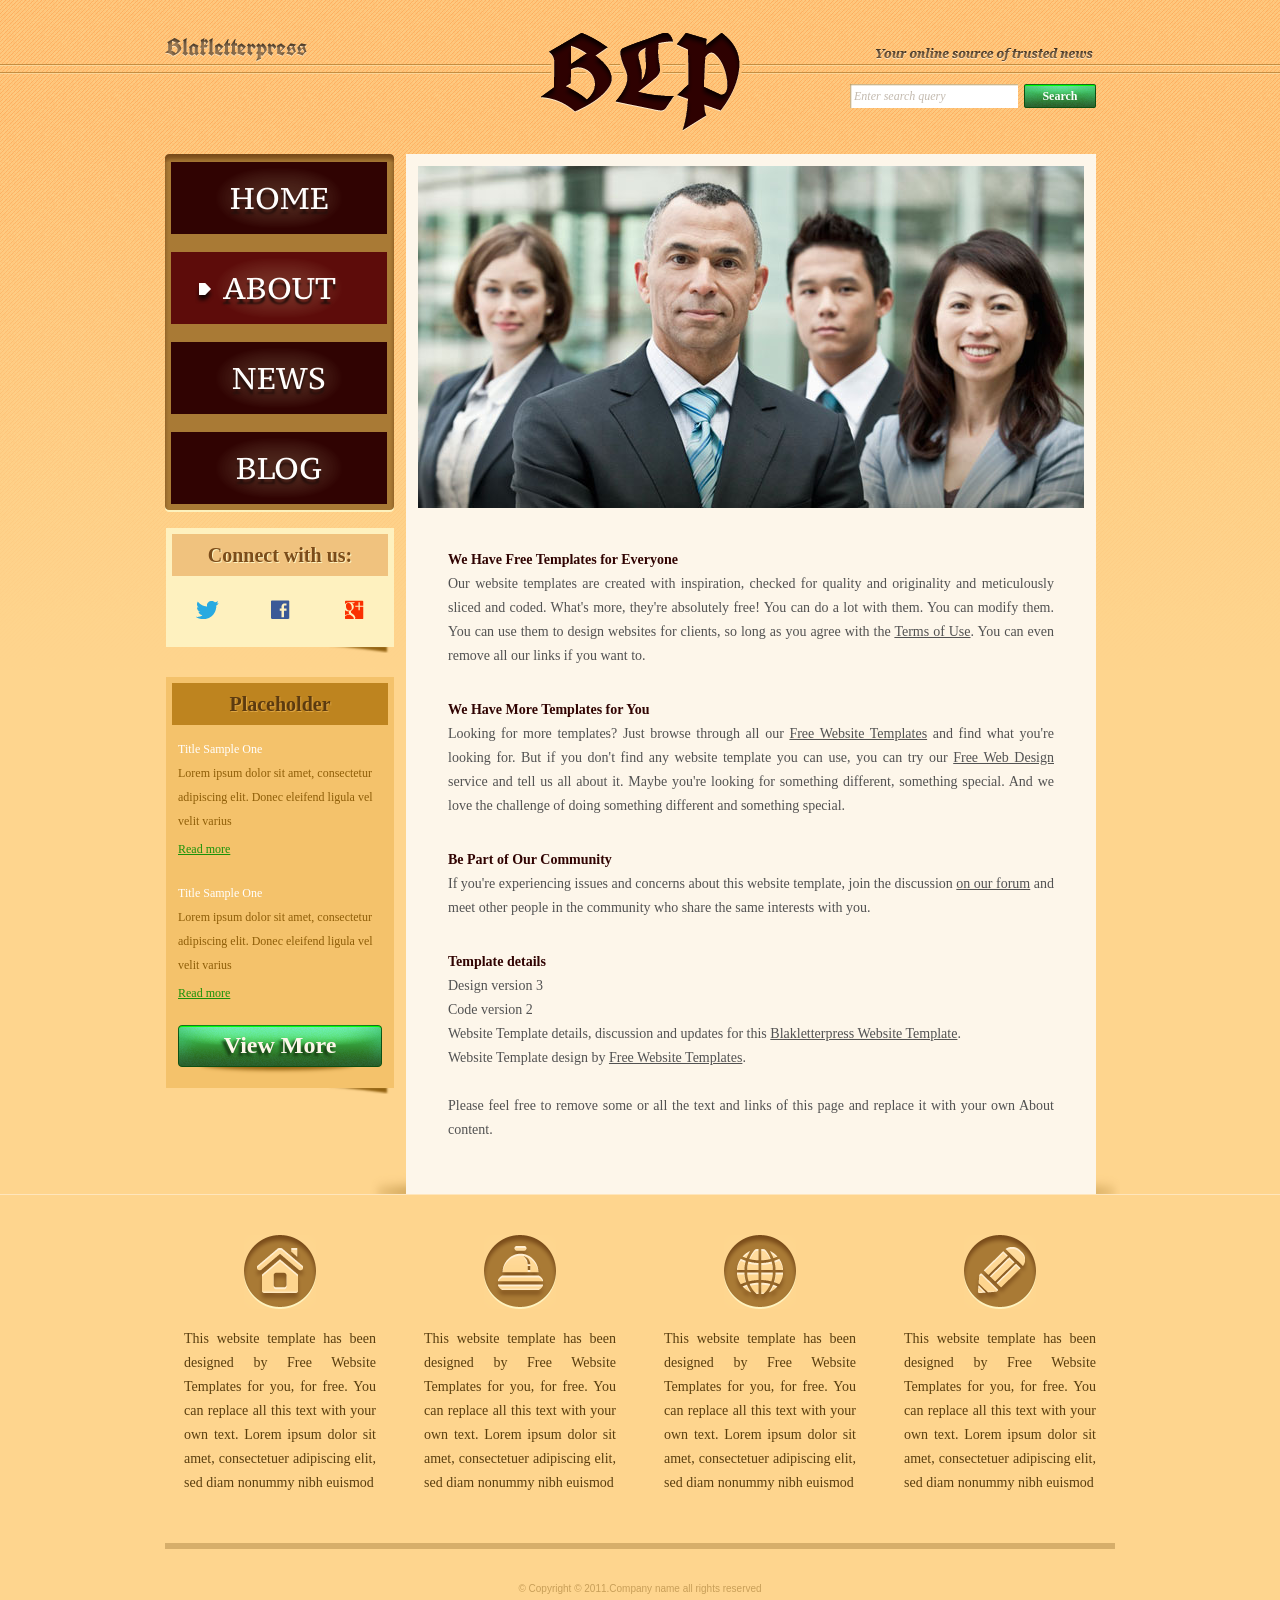
<file: Bai4_2/about.html>
<!DOCTYPE html>
<!-- Website template by freewebsitetemplates.com -->
<html>
<head>
	<meta charset="UTF-8">
	<title>About - Blakletterpress Website Template</title>
	<link rel="stylesheet" href="css/style.css" type="text/css">
</head>
<body>
	<div id="page">
		<div id="header">
			<div id="motto">
				<a href="index.html" class="sitename"><img src="images/blakletterpress.png" height="24" width="142" alt="SiteName"></a>
				<p>
					<img src="images/header-text.png" height="14" width="218" alt="Text">
				</p>
			</div>
			<div id="logo">
				<a href="index.html"><img src="images/logo.png" alt="LOGO"></a>
			</div>
			<div id="searchbar">
				<form action="#" method="post">
					<input type="text" value="Enter search query" class="txtfield" onBlur="javascript:if(this.value==''){this.value=this.defaultValue;}" onFocus="javascript:if(this.value==this.defaultValue){this.value='';}">
					<input type="submit" value="Search" class="btn">
				</form>
			</div>
		</div>
		<div id="contents">
			<div id="main">
				<div id="gallery">
					<div>
						<img src="images/team-large.jpg" alt="Img">
					</div>
				</div>
				<div id="about" class="body">
					<h4>We Have Free Templates for Everyone</h4>
					<p>
						Our website templates are created with inspiration, checked for quality and originality and meticulously sliced and coded. What's more, they're absolutely free! You can do a lot with them. You can modify them. You can use them to design websites for clients, so long as you agree with the <a href="http://www.freewebsitetemplates.com/about/terms/">Terms of Use</a>. You can even remove all our links if you want to.
					</p>
					<h4>We Have More Templates for You</h4>
					<p>
						Looking for more templates? Just browse through all our <a href="http://www.freewebsitetemplates.com/">Free Website Templates</a> and find what you're looking for. But if you don't find any website template you can use, you can try our <a href="http://www.freewebsitetemplates.com/freewebdesign/">Free Web Design</a> service and tell us all about it. Maybe you're looking for something different, something special. And we love the challenge of doing something different and something special.
					</p>
					<h4>Be Part of Our Community</h4>
					<p>
						If you're experiencing issues and concerns about this website template, join the discussion <a href="http://www.freewebsitetemplates.com/forums/">on our forum</a> and meet other people in the community who share the same interests with you.
					</p>
					<h4>Template details</h4>
					<p>
						Design version 3<br> Code version 2<br> Website Template details, discussion and updates for this <a href="http://www.freewebsitetemplates.com/forums/f18/">Blakletterpress Website Template</a>.<br> Website Template design by <a href="http://www.freewebsitetemplates.com/">Free Website Templates</a>.<br><br> Please feel free to remove some or all the text and links of this page and replace it with your own About content.
					</p>
				</div>
			</div>
			<div id="sidebar">
				<div id="navigation">
					<div>
						<ul>
							<li>
								<a href="index.html">Home</a>
							</li>
							<li class="selected">
								<a href="about.html">About</a>
							</li>
							<li>
								<a href="news.html">News</a>
							</li>
							<li>
								<a href="blog.html">Blog</a>
							</li>
						</ul>
					</div>
				</div>
				<div class="section">
					<div id="connect">
						<h2>Connect with us:</h2>
						<a href="http://freewebsitetemplates.com/go/twitter/" target="_blank" class="twitter"></a> <a href="http://freewebsitetemplates.com/go/facebook/" target="_blank" class="facebook"></a> <a href="http://freewebsitetemplates.com/go/googleplus/" target="_blank" class="googleplus"></a>
					</div>
				</div>
				<div class="section">
					<div id="posts">
						<h2>Placeholder</h2>
						<ul>
							<li>
								<h5>Title Sample One</h5>
								<p>
									Lorem ipsum dolor sit amet, consectetur adipiscing elit. Donec eleifend ligula vel velit varius
								</p>
								<a href="news.html" class="more">Read more</a>
							</li>
							<li>
								<h5>Title Sample One</h5>
								<p>
									Lorem ipsum dolor sit amet, consectetur adipiscing elit. Donec eleifend ligula vel velit varius
								</p>
								<a href="news.html" class="more">Read more</a>
							</li>
						</ul>
						<a href="news.html" class="btn2">View More</a>
					</div>
				</div>
			</div>
		</div>
		<div id="footer">
			<div>
				<ul id="featured">
					<li>
						<a href="index.html" class="home"></a>
						<p>
							This website template has been designed by Free Website Templates for you, for free. You can replace all this text with your own text. Lorem ipsum dolor sit amet, consectetuer adipiscing elit, sed diam nonummy nibh euismod
						</p>
					</li>
					<li>
						<a href="index.html" class="bell"></a>
						<p>
							This website template has been designed by Free Website Templates for you, for free. You can replace all this text with your own text. Lorem ipsum dolor sit amet, consectetuer adipiscing elit, sed diam nonummy nibh euismod
						</p>
					</li>
					<li>
						<a href="index.html" class="globe"></a>
						<p>
							This website template has been designed by Free Website Templates for you, for free. You can replace all this text with your own text. Lorem ipsum dolor sit amet, consectetuer adipiscing elit, sed diam nonummy nibh euismod
						</p>
					</li>
					<li>
						<a href="index.html" class="pencil"></a>
						<p>
							This website template has been designed by Free Website Templates for you, for free. You can replace all this text with your own text. Lorem ipsum dolor sit amet, consectetuer adipiscing elit, sed diam nonummy nibh euismod
						</p>
					</li>
					</li>
				</ul>
				<p id="footnote">
					© Copyright © 2011.Company name all rights reserved
				</p>
			</div>
		</div>
	</div>
</body>
</html>
</file>
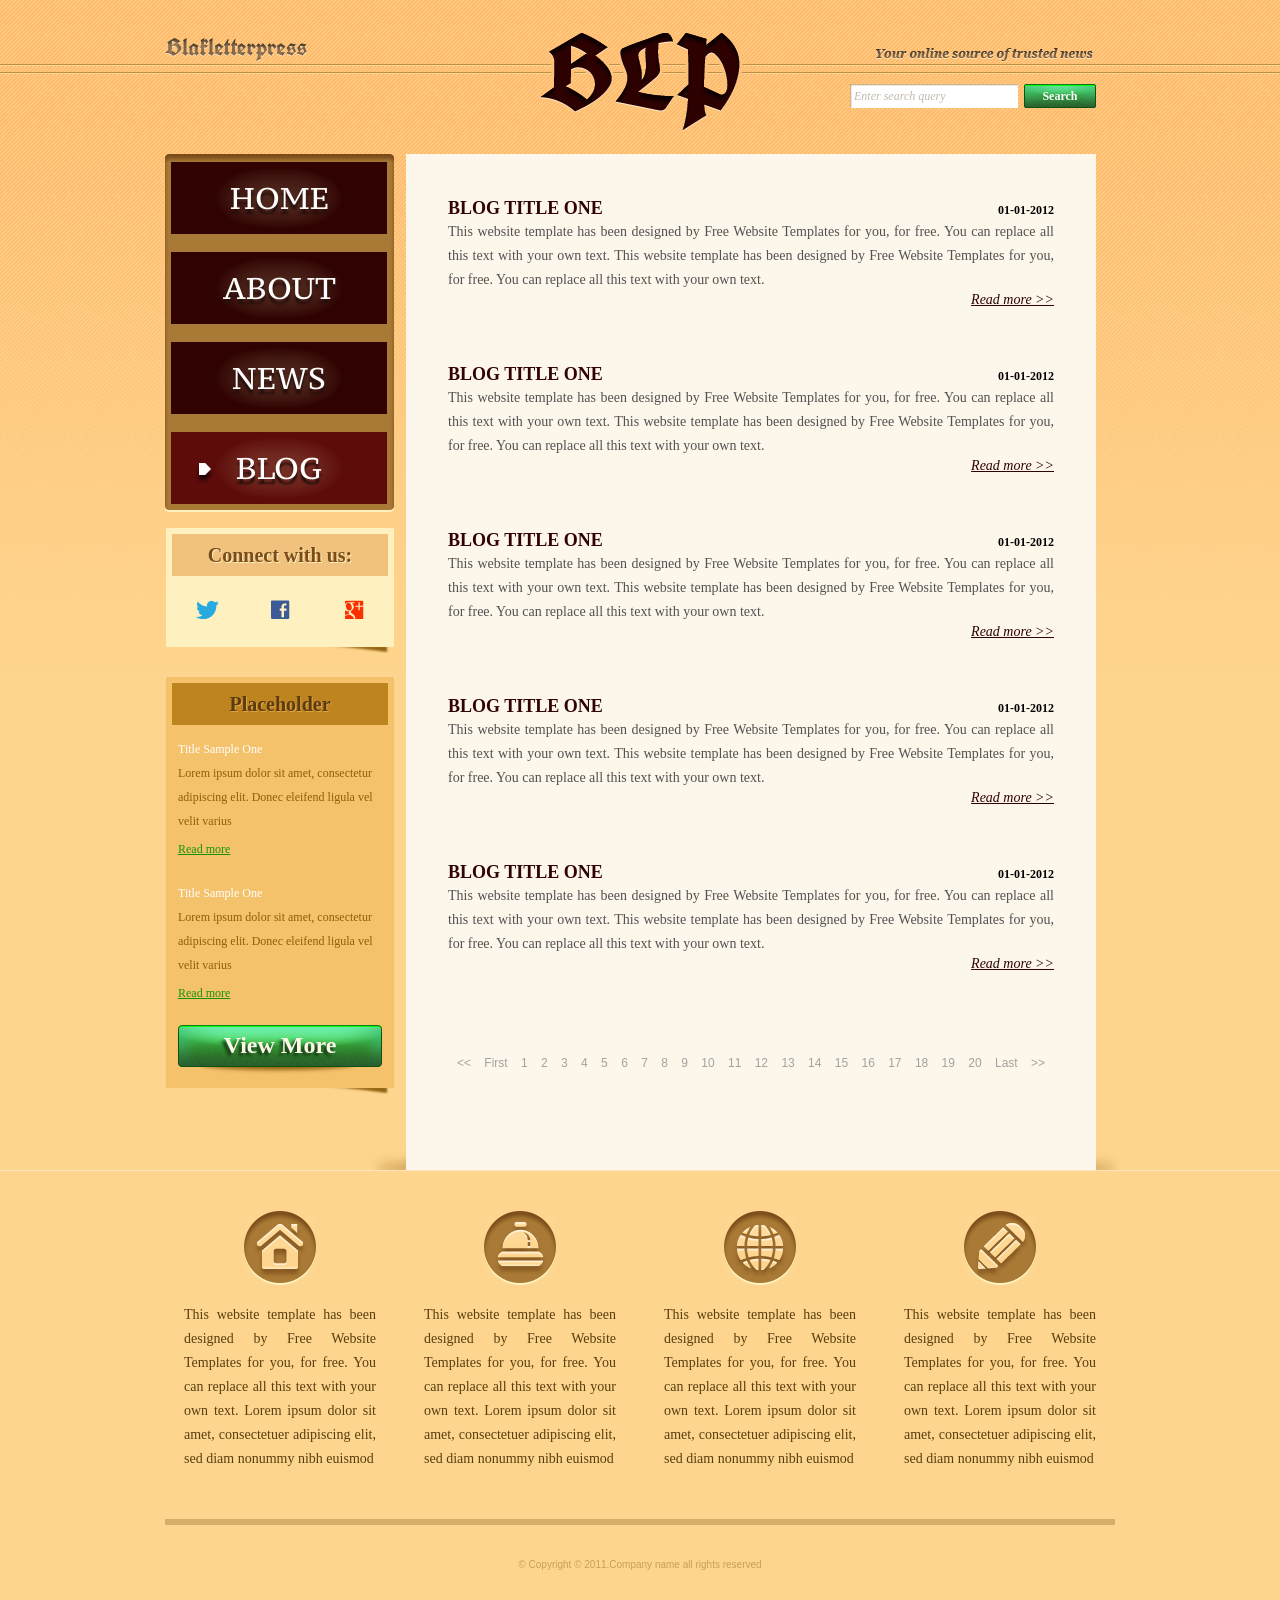
<file: Bai4_2/blog.html>
<!DOCTYPE html>
<!-- Website template by freewebsitetemplates.com -->
<html>
<head>
	<meta charset="UTF-8">
	<title>Blog - Blakletterpress Website Template</title>
	<link rel="stylesheet" href="css/style.css" type="text/css">
</head>
<body>
	<div id="page">
		<div id="header">
			<div id="motto">
				<a href="index.html" class="sitename"><img src="images/blakletterpress.png" height="24" width="142" alt="SiteName"></a>
				<p>
					<img src="images/header-text.png" height="14" width="218" alt="Text">
				</p>
			</div>
			<div id="logo">
				<a href="index.html"><img src="images/logo.png" alt="LOGO"></a>
			</div>
			<div id="searchbar">
				<form action="#" method="post">
					<input type="text" value="Enter search query" class="txtfield" onBlur="javascript:if(this.value==''){this.value=this.defaultValue;}" onFocus="javascript:if(this.value==this.defaultValue){this.value='';}">
					<input type="submit" value="Search" class="btn">
				</form>
			</div>
		</div>
		<div id="contents">
			<div id="main">
				<div class="body">
					<ul id="list">
						<li>
							<span class="time">01-01-2012</span>
							<h3>BLOG TITLE ONE</h3>
							<p>
								This website template has been designed by Free Website Templates for you, for free. You can replace all this text with your own text. This website template has been designed by Free Website Templates for you, for free. You can replace all this text with your own text.
							</p>
							<a href="blog.html" class="more">Read more >></a>
						</li>
						<li>
							<span class="time">01-01-2012</span>
							<h3>BLOG TITLE ONE</h3>
							<p>
								This website template has been designed by Free Website Templates for you, for free. You can replace all this text with your own text. This website template has been designed by Free Website Templates for you, for free. You can replace all this text with your own text.
							</p>
							<a href="blog.html" class="more">Read more >></a>
						</li>
						<li>
							<span class="time">01-01-2012</span>
							<h3>BLOG TITLE ONE</h3>
							<p>
								This website template has been designed by Free Website Templates for you, for free. You can replace all this text with your own text. This website template has been designed by Free Website Templates for you, for free. You can replace all this text with your own text.
							</p>
							<a href="blog.html" class="more">Read more >></a>
						</li>
						<li>
							<span class="time">01-01-2012</span>
							<h3>BLOG TITLE ONE</h3>
							<p>
								This website template has been designed by Free Website Templates for you, for free. You can replace all this text with your own text. This website template has been designed by Free Website Templates for you, for free. You can replace all this text with your own text.
							</p>
							<a href="blog.html" class="more">Read more >></a>
						</li>
						<li>
							<span class="time">01-01-2012</span>
							<h3>BLOG TITLE ONE</h3>
							<p>
								This website template has been designed by Free Website Templates for you, for free. You can replace all this text with your own text. This website template has been designed by Free Website Templates for you, for free. You can replace all this text with your own text.
							</p>
							<a href="blog.html" class="more">Read more >></a>
						</li>
					</ul>
					<div id="pagination">
						<a href="blog.html">&lt;&lt;</a> <a href="blog.html">First</a> <a href="blog.html">1</a> <a href="blog.html">2</a> <a href="blog.html">3</a> <a href="blog.html">4</a> <a href="blog.html">5</a> <a href="blog.html">6</a> <a href="blog.html">7</a> <a href="blog.html">8</a> <a href="blog.html">9</a> <a href="blog.html">10</a> <a href="blog.html">11</a> <a href="blog.html">12</a> <a href="blog.html">13</a> <a href="blog.html">14</a> <a href="blog.html">15</a> <a href="blog.html">16</a> <a href="blog.html">17</a> <a href="blog.html">18</a> <a href="blog.html">19</a> <a href="blog.html">20</a> <a href="blog.html">Last</a> <a href="blog.html">&gt;&gt;</a>
					</div>
				</div>
			</div>
			<div id="sidebar">
				<div id="navigation">
					<div>
						<ul>
							<li>
								<a href="index.html">Home</a>
							</li>
							<li>
								<a href="about.html">About</a>
							</li>
							<li>
								<a href="news.html">News</a>
							</li>
							<li class="selected">
								<a href="blog.html">Blog</a>
							</li>
						</ul>
					</div>
				</div>
				<div class="section">
					<div id="connect">
						<h2>Connect with us:</h2>
						<a href="http://freewebsitetemplates.com/go/twitter/" target="_blank" class="twitter"></a> <a href="http://freewebsitetemplates.com/go/facebook/" target="_blank" class="facebook"></a> <a href="http://freewebsitetemplates.com/go/googleplus/" target="_blank" class="googleplus"></a>
					</div>
				</div>
				<div class="section">
					<div id="posts">
						<h2>Placeholder</h2>
						<ul>
							<li>
								<h5>Title Sample One</h5>
								<p>
									Lorem ipsum dolor sit amet, consectetur adipiscing elit. Donec eleifend ligula vel velit varius
								</p>
								<a href="news.html" class="more">Read more</a>
							</li>
							<li>
								<h5>Title Sample One</h5>
								<p>
									Lorem ipsum dolor sit amet, consectetur adipiscing elit. Donec eleifend ligula vel velit varius
								</p>
								<a href="news.html" class="more">Read more</a>
							</li>
						</ul>
						<a href="news.html" class="btn2">View More</a>
					</div>
				</div>
			</div>
		</div>
		<div id="footer">
			<div>
				<ul id="featured">
					<li>
						<a href="index.html" class="home"></a>
						<p>
							This website template has been designed by Free Website Templates for you, for free. You can replace all this text with your own text. Lorem ipsum dolor sit amet, consectetuer adipiscing elit, sed diam nonummy nibh euismod
						</p>
					</li>
					<li>
						<a href="index.html" class="bell"></a>
						<p>
							This website template has been designed by Free Website Templates for you, for free. You can replace all this text with your own text. Lorem ipsum dolor sit amet, consectetuer adipiscing elit, sed diam nonummy nibh euismod
						</p>
					</li>
					<li>
						<a href="index.html" class="globe"></a>
						<p>
							This website template has been designed by Free Website Templates for you, for free. You can replace all this text with your own text. Lorem ipsum dolor sit amet, consectetuer adipiscing elit, sed diam nonummy nibh euismod
						</p>
					</li>
					<li>
						<a href="index.html" class="pencil"></a>
						<p>
							This website template has been designed by Free Website Templates for you, for free. You can replace all this text with your own text. Lorem ipsum dolor sit amet, consectetuer adipiscing elit, sed diam nonummy nibh euismod
						</p>
					</li>
				</ul>
				<p id="footnote">
					© Copyright © 2011.Company name all rights reserved
				</p>
			</div>
		</div>
	</div>
</body>
</html>
</file>
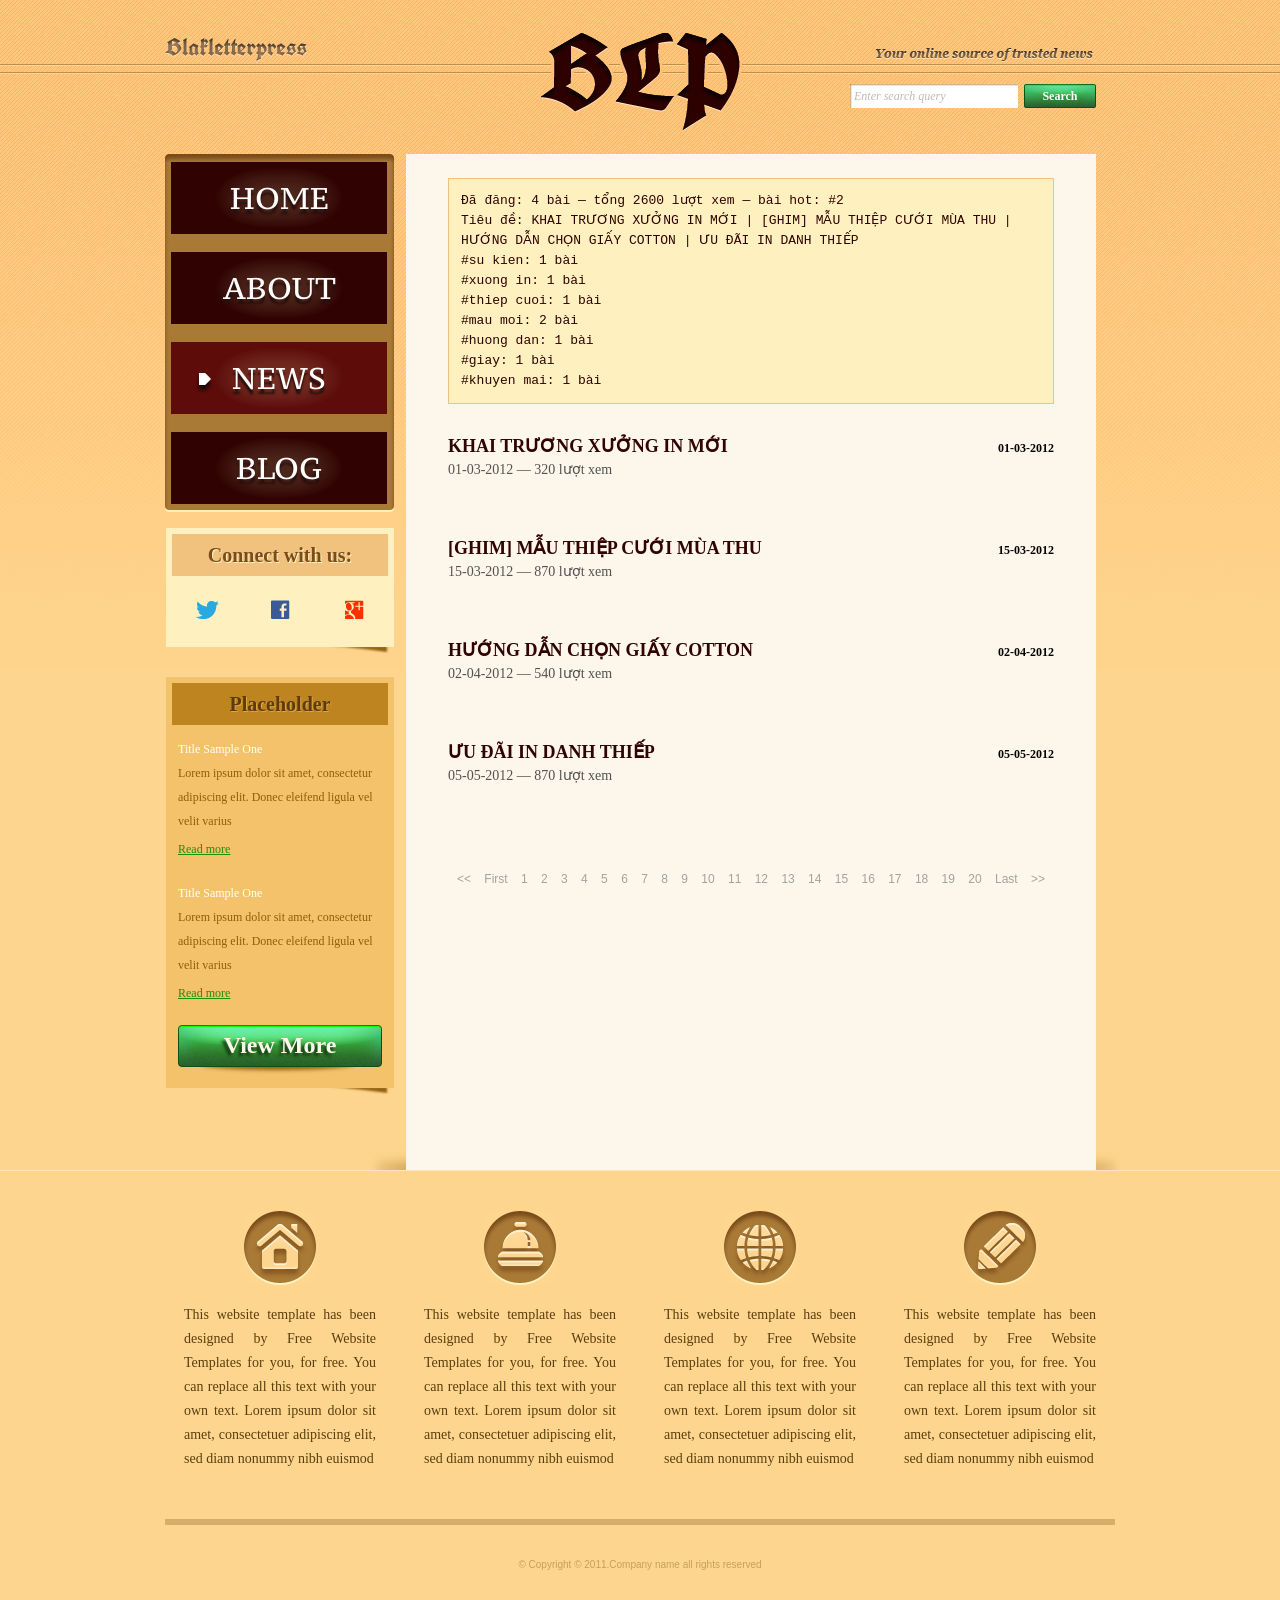
<file: Bai4_2/news.html>
<!DOCTYPE html>
<!-- Website template by freewebsitetemplates.com -->
<html>
<head>
	<meta charset="UTF-8">
	<title>Bài A – Tin tức từ JSON | Blakletterpress</title>
	<link rel="stylesheet" href="css/style.css" type="text/css">
	<link rel="stylesheet" href="css/bai-js.css" type="text/css">
</head>
<body>
	<div id="page">
		<div id="header">
			<div id="motto">
				<a href="index.html" class="sitename"><img src="images/blakletterpress.png" height="24" width="142" alt="SiteName"></a>
				<p>
					<img src="images/header-text.png" height="14" width="218" alt="Text">
				</p>
			</div>
			<div id="logo">
				<a href="index.html"><img src="images/logo.png" alt="LOGO"></a>
			</div>
			<div id="searchbar">
				<form action="#" method="post">
					<input type="text" value="Enter search query" class="txtfield" onBlur="javascript:if(this.value==''){this.value=this.defaultValue;}" onFocus="javascript:if(this.value==this.defaultValue){this.value='';}">
					<input type="submit" value="Search" class="btn">
				</form>
			</div>
		</div>
		<div id="contents">
			<div id="main">
				<div class="body">
					<pre id="ket-qua"></pre>
					<ul id="list">
						<li>
							<span class="time">01-01-2012</span>
							<h3>NEWS TITLE ONE</h3>
							<p>
								This website template has been designed by Free Website Templates for you, for free. You can replace all this text with your own text. This website template has been designed by Free Website Templates for you, for free. You can replace all this text with your own text.
							</p>
							<a href="news.html" class="more">Read more >></a>
						</li>
						<li>
							<span class="time">01-01-2012</span>
							<h3>NEWS TITLE ONE</h3>
							<p>
								This website template has been designed by Free Website Templates for you, for free. You can replace all this text with your own text. This website template has been designed by Free Website Templates for you, for free. You can replace all this text with your own text.
							</p>
							<a href="news.html" class="more">Read more >></a>
						</li>
						<li>
							<span class="time">01-01-2012</span>
							<h3>NEWS TITLE ONE</h3>
							<p>
								This website template has been designed by Free Website Templates for you, for free. You can replace all this text with your own text. This website template has been designed by Free Website Templates for you, for free. You can replace all this text with your own text.
							</p>
							<a href="news.html" class="more">Read more >></a>
						</li>
						<li>
							<span class="time">01-01-2012</span>
							<h3>NEWS TITLE ONE</h3>
							<p>
								This website template has been designed by Free Website Templates for you, for free. You can replace all this text with your own text. This website template has been designed by Free Website Templates for you, for free. You can replace all this text with your own text.
							</p>
							<a href="news.html" class="more">Read more >></a>
						</li>
						<li>
							<span class="time">01-01-2012</span>
							<h3>NEWS TITLE ONE</h3>
							<p>
								This website template has been designed by Free Website Templates for you, for free. You can replace all this text with your own text. This website template has been designed by Free Website Templates for you, for free. You can replace all this text with your own text.
							</p>
							<a href="news.html" class="more">Read more >></a>
						</li>
					</ul>
					<div id="pagination">
						<a href="news.html">&lt;&lt;</a> <a href="news.html">First</a> <a href="news.html">1</a> <a href="news.html">2</a> <a href="news.html">3</a> <a href="news.html">4</a> <a href="news.html">5</a> <a href="news.html">6</a> <a href="news.html">7</a> <a href="news.html">8</a> <a href="news.html">9</a> <a href="news.html">10</a> <a href="news.html">11</a> <a href="news.html">12</a> <a href="news.html">13</a> <a href="news.html">14</a> <a href="news.html">15</a> <a href="news.html">16</a> <a href="news.html">17</a> <a href="news.html">18</a> <a href="news.html">19</a> <a href="news.html">20</a> <a href="news.html">Last</a> <a href="news.html">&gt;&gt;</a>
					</div>
				</div>
			</div>
			<div id="sidebar">
				<div id="navigation">
					<div>
						<ul>
							<li>
								<a href="index.html">Home</a>
							</li>
							<li>
								<a href="about.html">About</a>
							</li>
							<li class="selected">
								<a href="news.html">News</a>
							</li>
							<li>
								<a href="blog.html">Blog</a>
							</li>
						</ul>
					</div>
				</div>
				<div class="section">
					<div id="connect">
						<h2>Connect with us:</h2>
						<a href="http://freewebsitetemplates.com/go/twitter/" target="_blank" class="twitter"></a> <a href="http://freewebsitetemplates.com/go/facebook/" target="_blank" class="facebook"></a> <a href="http://freewebsitetemplates.com/go/googleplus/" target="_blank" class="googleplus"></a>
					</div>
				</div>
				<div class="section">
					<div id="posts">
						<h2>Placeholder</h2>
						<ul>
							<li>
								<h5>Title Sample One</h5>
								<p>
									Lorem ipsum dolor sit amet, consectetur adipiscing elit. Donec eleifend ligula vel velit varius
								</p>
								<a href="news.html" class="more">Read more</a>
							</li>
							<li>
								<h5>Title Sample One</h5>
								<p>
									Lorem ipsum dolor sit amet, consectetur adipiscing elit. Donec eleifend ligula vel velit varius
								</p>
								<a href="news.html" class="more">Read more</a>
							</li>
						</ul>
						<a href="news.html" class="btn2">View More</a>
					</div>
				</div>
			</div>
		</div>
		<div id="footer">
			<div>
				<ul id="featured">
					<li>
						<a href="index.html" class="home"></a>
						<p>
							This website template has been designed by Free Website Templates for you, for free. You can replace all this text with your own text. Lorem ipsum dolor sit amet, consectetuer adipiscing elit, sed diam nonummy nibh euismod
						</p>
					</li>
					<li>
						<a href="index.html" class="bell"></a>
						<p>
							This website template has been designed by Free Website Templates for you, for free. You can replace all this text with your own text. Lorem ipsum dolor sit amet, consectetuer adipiscing elit, sed diam nonummy nibh euismod
						</p>
					</li>
					<li>
						<a href="index.html" class="globe"></a>
						<p>
							This website template has been designed by Free Website Templates for you, for free. You can replace all this text with your own text. Lorem ipsum dolor sit amet, consectetuer adipiscing elit, sed diam nonummy nibh euismod
						</p>
					</li>
					<li>
						<a href="index.html" class="pencil"></a>
						<p>
							This website template has been designed by Free Website Templates for you, for free. You can replace all this text with your own text. Lorem ipsum dolor sit amet, consectetuer adipiscing elit, sed diam nonummy nibh euismod
						</p>
					</li>
				</ul>
				<p id="footnote">
					© Copyright © 2011.Company name all rights reserved
				</p>
			</div>
		</div>
	</div>
	<script src="js/ho-tro.js"></script>
	<script src="js/bai-a-tin-tuc.js"></script>
</body>
</html>
</file>
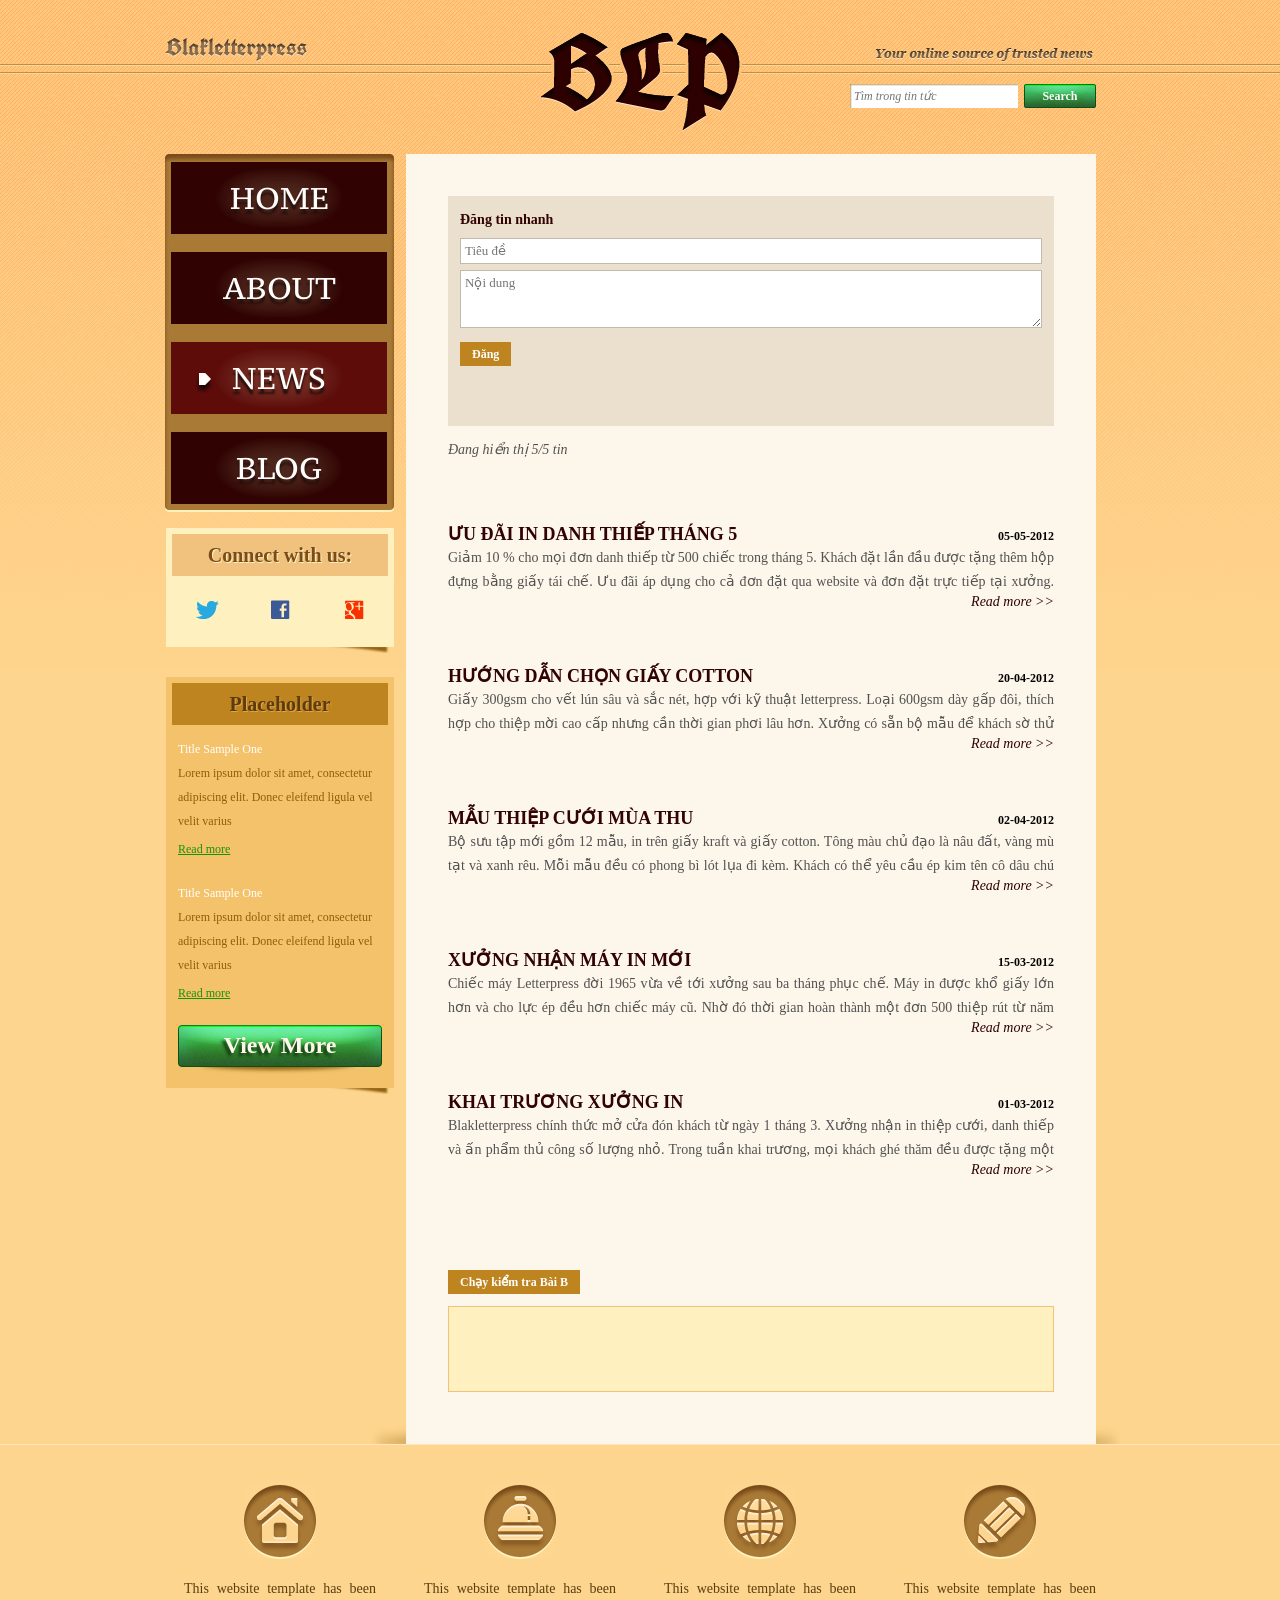
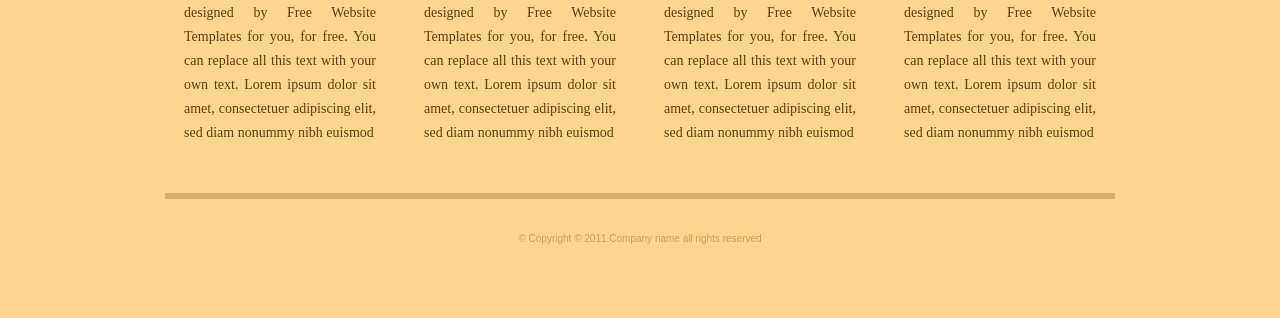
<file: Bai4_3/news.html>
<!DOCTYPE html>
<!-- Website template by freewebsitetemplates.com -->
<html>
<head>
	<meta charset="UTF-8">
	<title>Bài B – Lọc tin và đăng tin nhanh | Blakletterpress</title>
	<link rel="stylesheet" href="css/style.css" type="text/css">
	<link rel="stylesheet" href="css/bai-js.css" type="text/css">
</head>
<body>
	<div id="page">
		<div id="header">
			<div id="motto">
				<a href="index.html" class="sitename"><img src="images/blakletterpress.png" height="24" width="142" alt="SiteName"></a>
				<p>
					<img src="images/header-text.png" height="14" width="218" alt="Text">
				</p>
			</div>
			<div id="logo">
				<a href="index.html"><img src="images/logo.png" alt="LOGO"></a>
			</div>
			<div id="searchbar">
				<form action="#" method="post">
					<input type="text" id="o-tim-kiem" value="" placeholder="Tìm trong tin tức" class="txtfield">
					<input type="submit" value="Search" class="btn">
				</form>
			</div>
		</div>
		<div id="contents">
			<div id="main">
				<div class="body">
					<div id="them-tin">
						<h4>Đăng tin nhanh</h4>
						<input type="text" id="tin-tieu-de" placeholder="Tiêu đề">
						<textarea id="tin-noi-dung" rows="3" placeholder="Nội dung"></textarea>
						<button type="button" id="nut-dang">Đăng</button>
						<p id="bao-loi"></p>
					</div>
					<p id="bo-dem"></p>
					<ul id="list">
						<li>
							<span class="time">05-05-2012</span>
							<h3>ƯU ĐÃI IN DANH THIẾP THÁNG 5</h3>
							<p>
								Giảm 10 % cho mọi đơn danh thiếp từ 500 chiếc trong tháng 5. Khách đặt lần đầu được tặng thêm hộp đựng bằng giấy tái chế. Ưu đãi áp dụng cho cả đơn đặt qua website và đơn đặt trực tiếp tại xưởng. Mỗi khách hàng được dùng ưu đãi một lần.
							</p>
							<button type="button" class="more">Read more &gt;&gt;</button>
						</li>
						<li>
							<span class="time">20-04-2012</span>
							<h3>HƯỚNG DẪN CHỌN GIẤY COTTON</h3>
							<p>
								Giấy 300gsm cho vết lún sâu và sắc nét, hợp với kỹ thuật letterpress. Loại 600gsm dày gấp đôi, thích hợp cho thiệp mời cao cấp nhưng cần thời gian phơi lâu hơn. Xưởng có sẵn bộ mẫu để khách sờ thử trước khi quyết định. Hãy ghé xưởng vào giờ hành chính để được tư vấn.
							</p>
							<button type="button" class="more">Read more &gt;&gt;</button>
						</li>
						<li>
							<span class="time">02-04-2012</span>
							<h3>MẪU THIỆP CƯỚI MÙA THU</h3>
							<p>
								Bộ sưu tập mới gồm 12 mẫu, in trên giấy kraft và giấy cotton. Tông màu chủ đạo là nâu đất, vàng mù tạt và xanh rêu. Mỗi mẫu đều có phong bì lót lụa đi kèm. Khách có thể yêu cầu ép kim tên cô dâu chú rể.
							</p>
							<button type="button" class="more">Read more &gt;&gt;</button>
						</li>
						<li>
							<span class="time">15-03-2012</span>
							<h3>XƯỞNG NHẬN MÁY IN MỚI</h3>
							<p>
								Chiếc máy Letterpress đời 1965 vừa về tới xưởng sau ba tháng phục chế. Máy in được khổ giấy lớn hơn và cho lực ép đều hơn chiếc máy cũ. Nhờ đó thời gian hoàn thành một đơn 500 thiệp rút từ năm ngày xuống ba ngày. Xưởng mở cửa đón khách tham quan máy vào sáng thứ bảy hằng tuần.
							</p>
							<button type="button" class="more">Read more &gt;&gt;</button>
						</li>
						<li>
							<span class="time">01-03-2012</span>
							<h3>KHAI TRƯƠNG XƯỞNG IN</h3>
							<p>
								Blakletterpress chính thức mở cửa đón khách từ ngày 1 tháng 3. Xưởng nhận in thiệp cưới, danh thiếp và ấn phẩm thủ công số lượng nhỏ. Trong tuần khai trương, mọi khách ghé thăm đều được tặng một tấm bưu thiếp in tay. Rất mong được đón tiếp quý khách.
							</p>
							<button type="button" class="more">Read more &gt;&gt;</button>
						</li>
					</ul>
					<p id="khong-thay" class="an"></p>
					<div id="kiem-tra">
						<button type="button" id="nut-kiem-tra">Chạy kiểm tra Bài B</button>
						<pre id="ket-qua"></pre>
					</div>
				</div>
			</div>
			<div id="sidebar">
				<div id="navigation">
					<div>
						<ul>
							<li>
								<a href="index.html">Home</a>
							</li>
							<li>
								<a href="about.html">About</a>
							</li>
							<li class="selected">
								<a href="news.html">News</a>
							</li>
							<li>
								<a href="blog.html">Blog</a>
							</li>
						</ul>
					</div>
				</div>
				<div class="section">
					<div id="connect">
						<h2>Connect with us:</h2>
						<a href="http://freewebsitetemplates.com/go/twitter/" target="_blank" class="twitter"></a> <a href="http://freewebsitetemplates.com/go/facebook/" target="_blank" class="facebook"></a> <a href="http://freewebsitetemplates.com/go/googleplus/" target="_blank" class="googleplus"></a>
					</div>
				</div>
				<div class="section">
					<div id="posts">
						<h2>Placeholder</h2>
						<ul>
							<li>
								<h5>Title Sample One</h5>
								<p>
									Lorem ipsum dolor sit amet, consectetur adipiscing elit. Donec eleifend ligula vel velit varius
								</p>
								<a href="news.html" class="more">Read more</a>
							</li>
							<li>
								<h5>Title Sample One</h5>
								<p>
									Lorem ipsum dolor sit amet, consectetur adipiscing elit. Donec eleifend ligula vel velit varius
								</p>
								<a href="news.html" class="more">Read more</a>
							</li>
						</ul>
						<a href="news.html" class="btn2">View More</a>
					</div>
				</div>
			</div>
		</div>
		<div id="footer">
			<div>
				<ul id="featured">
					<li>
						<a href="index.html" class="home"></a>
						<p>
							This website template has been designed by Free Website Templates for you, for free. You can replace all this text with your own text. Lorem ipsum dolor sit amet, consectetuer adipiscing elit, sed diam nonummy nibh euismod
						</p>
					</li>
					<li>
						<a href="index.html" class="bell"></a>
						<p>
							This website template has been designed by Free Website Templates for you, for free. You can replace all this text with your own text. Lorem ipsum dolor sit amet, consectetuer adipiscing elit, sed diam nonummy nibh euismod
						</p>
					</li>
					<li>
						<a href="index.html" class="globe"></a>
						<p>
							This website template has been designed by Free Website Templates for you, for free. You can replace all this text with your own text. Lorem ipsum dolor sit amet, consectetuer adipiscing elit, sed diam nonummy nibh euismod
						</p>
					</li>
					<li>
						<a href="index.html" class="pencil"></a>
						<p>
							This website template has been designed by Free Website Templates for you, for free. You can replace all this text with your own text. Lorem ipsum dolor sit amet, consectetuer adipiscing elit, sed diam nonummy nibh euismod
						</p>
					</li>
				</ul>
				<p id="footnote">
					© Copyright © 2011.Company name all rights reserved
				</p>
			</div>
		</div>
	</div>
	<script src="js/ho-tro.js"></script>
	<script src="js/bai-b-tin-nhanh.js"></script>
	<script src="js/kiem-tra.js"></script>
</body>
</html>
</file>
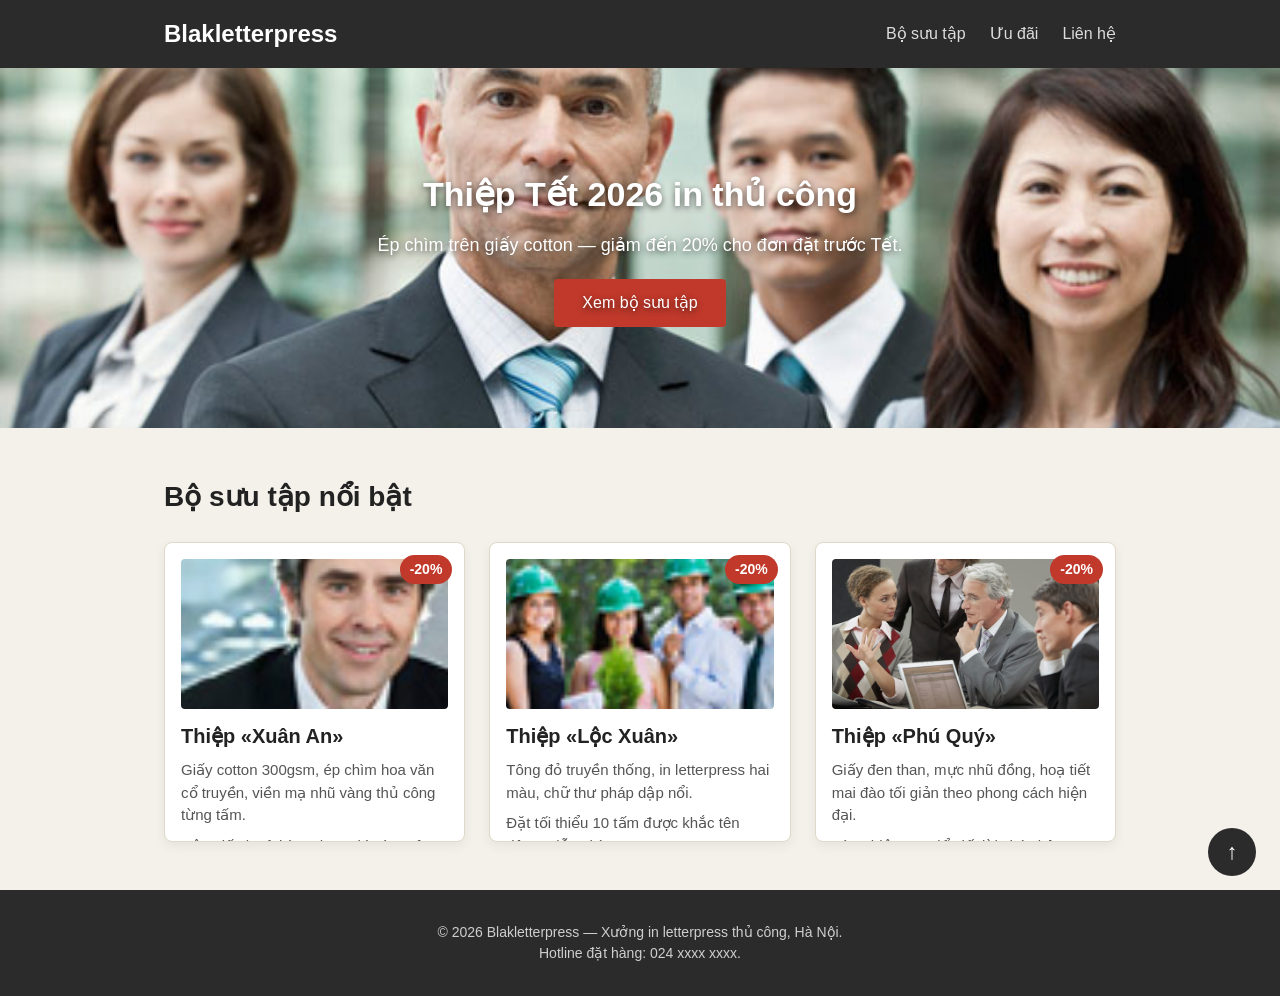
<file: Bai_tap_1/trang.html>
<!DOCTYPE html>
<html lang="vi">
<head>
	<meta charset="UTF-8">
	<meta name="viewport" content="width=device-width, initial-scale=1.0">
	<title>Khuyến mãi thiệp Tết 2026 — Blakletterpress</title>
	<link rel="stylesheet" href="style-loi.css">
</head>
<body>
	<header class="site-header">
		<div class="header-inner">
			<a href="#" class="brand">Blakletterpress</a>
			<nav class="main-nav">
				<ul>
					<li><a href="#bo-suu-tap">Bộ sưu tập</a></li>
					<li><a href="#uu-dai">Ưu đãi</a></li>
					<li><a href="#lien-he">Liên hệ</a></li>
				</ul>
			</nav>
		</div>
	</header>

	<section class="hero">
		<img class="hero-bg" src="./images/team-large.jpg" alt="Xưởng in letterpress Blakletterpress">
		<div class="hero-overlay">
			<h1>Thiệp Tết 2026 in thủ công</h1>
			<p>Ép chìm trên giấy cotton — giảm đến 20% cho đơn đặt trước Tết.</p>
			<a href="#bo-suu-tap" class="hero-btn">Xem bộ sưu tập</a>
		</div>
	</section>

	<main>
		<section id="bo-suu-tap" class="products">
			<h2>Bộ sưu tập nổi bật</h2>
			<div class="card-list">

				<article class="card">
					<span class="badge">-20%</span>
					<img src="./images/smiling.jpg" alt="Thiệp Xuân An">
					<div class="card-body">
						<h3>Thiệp &laquo;Xuân An&raquo;</h3>
						<p>Giấy cotton 300gsm, ép chìm hoa văn cổ truyền, viền mạ nhũ vàng thủ công từng tấm.</p>
						<p>Hộp giấy kraft kèm phong bì cùng tông, phù hợp làm quà biếu.</p>
						<p class="price">120.000đ</p>
					</div>
				</article>

				<article class="card">
					<span class="badge">-20%</span>
					<img src="./images/ecofriends.jpg" alt="Thiệp Lộc Xuân">
					<div class="card-body">
						<h3>Thiệp &laquo;Lộc Xuân&raquo;</h3>
						<p>Tông đỏ truyền thống, in letterpress hai màu, chữ thư pháp dập nổi.</p>
						<p>Đặt tối thiểu 10 tấm được khắc tên riêng miễn phí.</p>
						<p class="price">135.000đ</p>
					</div>
				</article>

				<article class="card">
					<span class="badge">-20%</span>
					<img src="./images/meeting.jpg" alt="Thiệp Phú Quý">
					<div class="card-body">
						<h3>Thiệp &laquo;Phú Quý&raquo;</h3>
						<p>Giấy đen than, mực nhũ đồng, hoạ tiết mai đào tối giản theo phong cách hiện đại.</p>
						<p>Kèm thiệp con để viết lời chúc bên trong.</p>
						<p class="price">150.000đ</p>
					</div>
				</article>

			</div>
		</section>
	</main>

	<a href="#" class="back-to-top" aria-label="Lên đầu trang">↑</a>

	<footer id="lien-he" class="site-footer">
		<p>© 2026 Blakletterpress — Xưởng in letterpress thủ công, Hà Nội.</p>
		<p>Hotline đặt hàng: 024&nbsp;xxxx&nbsp;xxxx.</p>
	</footer>
</body>
</html>
</file>
<file: Bai4_2/css/style.css>
/* Website template by freewebsitetemplates.com */
@font-face {
	font-family: 'PTSerif-Caption';
	src: url('../fonts/PT_Serif-Caption-Web-Regular.eot');
	src: local('☺'), url('../fonts/PT_Serif-Caption-Web-Regular.woff') format('woff'), url('../fonts/PT_Serif-Caption-Web-Regular.ttf') format('truetype'), url('../fonts/PT_Serif-Caption-Web-Regular.svg') format('svg');
	font-weight: normal;
	font-style: normal;
}
@font-face {
	font-family: 'UnifrakturCook-Bold';
	src: url('../fonts/UnifrakturCook-Bold.eot');
	src: local('☺'), url('../fonts/UnifrakturCook-Bold.woff') format('woff'), url('../fonts/UnifrakturCook-Bold.ttf') format('truetype'), url('../fonts/UnifrakturCook-Bold.svg') format('svg');
	font-weight: normal;
	font-style: normal;
}
body {
	background: #fed58e url(../images/bg-body.png) repeat-x left top;
	font-family: Georgia, "Times New Roman", Times, serif;
	margin: 0;
}
#background {
}
#page {
	width: 960px;
	margin: 0 auto;
}
img {
	border: 0;
}
/*------------------------------ SPRITES ------------------------------*/
.btn, .btn2, #searchbar form input.txtfield, #navigation li, #navigation li a:hover, #navigation li.selected a {
	background: url(../images/interface.png) no-repeat;
}
#navigation, #navigation > div, #navigation ul {
	background-image: url(../images/bg-navigation.png);
	background-repeat: no-repeat;
}
#connect > a, #featured li > a {
	background: url(../images/icons.png) no-repeat;
}
.btn {
	background-position: -178px 0;
	color: #fcfefc;
	cursor: pointer;
	font-family: Georgia, "Times New Roman", Times, serif;
	font-size: 12px;
	font-weight: bold;
	height: 24px;
	line-height: 24px;
	width: 72px;
	padding: 0 0 4px;
	text-align: center;
}
.btn:hover {
	background-position: -260px 0;
}
.btn2 {
	background-position: 0 -32px;
	display: block;
	color: #fdf6ea;
	font-family: Georgia, "Times New Roman", Times, serif;
	font-size: 24px;
	font-weight: bold;
	height: 51px;
	line-height: 40px;
	width: 204px;
	text-align: center;
	text-decoration: none;
	text-shadow: -3px 3px 3px #173c13;
}
.btn2:hover {
	background-position: -216px -31px;
}
/*------------------------------ HEADER ------------------------------*/
#header {
	height: 106px;
	padding: 24px 0;
	text-align: center;
	position: relative
}
/** motto **/
#motto {
	text-align: right;
	padding: 13px 27px 15px 0;
}
a.sitename {
	float: left;
	display: inline-block;
	font-family: "UnifrakturCook-Bold";
	font-size: 24px;
	height: 24px;
	margin-left: 5px;
}
#motto p {
	display: inline-block;
	height: 24px;
	line-height: 24px;
	margin: 8px 0 0;
}
/** Logo **/
#logo {
	display: inline-block;
	position: absolute;
	left: 360px;
	top: 24px;
}
/** Searchbar **/
#searchbar {
	padding: 0 24px 15px 0;
	text-align: right;
}
#searchbar form {
	display: inline-block;
*float: right; /** Needed for IE7 **/
}
#searchbar form input {
	float: left;
	border: 0;
	margin: 0;
}
#searchbar input.txtfield {
	background-position: 0 0;
	color: #c3baaf;
	font-family: Georgia, "Times New Roman", Times, serif;
	font-size: 12px;
	font-style: italic;
	height: 24px;
	line-height: 24px;
	width: 160px;
	margin: 0 6px 0 0;
	padding: 0 4px;
}
/*------------------------------ CONTENTS ------------------------------*/
#contents {
	background: url(../images/content-shadow.png) no-repeat right bottom;
*display: inline-block; /** Needed for IE7 **/
}
#contents:after {
	clear:both;
	content:"";
	display:block;
	height:0;
	line-height:0;
	visibility:hidden;
}
#contents h1 {
	color: #7e501c;
	font-size: 31px;
	font-weight: normal;
	margin: 0 0 30px;
	text-align: justify;
	text-shadow: 0 3px #fdf2be;
}
#contents h1 a {
	color: #7e501c;
}
#contents h1 em {
	font-weight: bold;
	text-transform: uppercase;
}
#contents h2 {
	font-size: 20px;
	line-height: 42px;
	margin: 0 0 24px;
	text-align: center;
}
#contents h3 {
	color: #300302;
	font-size: 18px;
	line-height: 24px;
	margin: 0 0 0;
	text-transform: uppercase;
}
#contents h4 {
	color: #300302;
	font-size: 14px;
	line-height: 24px;
	margin: 0;
}
#contents p {
	color: #525252;
	font-size: 14px;
	line-height: 24px;
	margin: 0;
	padding: 0 0 30px;
	text-align: justify;
}
#contents p a {
	color: #525252;
}
#contents p a:hover {
	color: #e19320;
}
/** MAIN **/
#main {
	float: right;
	background-color: #fdf6ea;
	min-height: 982px;
	width: 666px;
	margin: 0 24px 0 12px;
	padding: 12px 12px 22px;
}
#main div.body {
	padding: 0 30px;
}
/** list **/
#list {
	list-style: none;
	margin: 30px 0;
	padding: 0;
}
#list li {
	display: inline-block;
	width: 100%;
	margin: 0 0 54px;
}
#list span.time {
	float: right;
	font-size: 12px;
	font-weight: bold;
	margin: 7px 0 0;
}
#list li p {
	padding-bottom: 0;
}
#list li a.more {
	float: right;
	color: #300302;
	font-size: 14px;
	font-style: italic;
}
#list li a.more:hover {
	color: #097a07;
}
/** pagination **/
#pagination {
	font-family: Arial, Helvetica, sans-serif;
	font-size: 12px;
	text-align: center;
}
#pagination a {
	color: #a2a2a1;
	margin: 0 3px;
	padding: 0 2px;
	text-decoration: none;
}
#pagination a:hover {
	color: #be841f;
}
/** gallery **/
#gallery {
	margin: 0 0 36px;
}
#gallery > div {
	margin: 0 0 14px;
}
#gallery ul {
	background-color: #ebe0ce;
	display: inline-block;
	list-style: none;
	width: 606px;
	margin: 0;
	padding: 6px 30px;
}
#gallery ul li {
	float: left;
	cursor: pointer;
	height: 48px;
	width: 78px;
	margin: 0 11px;
}
#gallery ul li:hover {
	filter:alpha(opacity=80);
	opacity: 0.8;
}
/** SIDEBAR **/
#sidebar {
	float: left;
	height: auto;
	width: 229px;
	margin-left: 5px;
}
#sidebar div.section {
	background: url(../images/box-shadow-bottom.png) no-repeat left bottom;
	margin: 0 0 24px;
	padding: 0 0 6px;
}
/** Navigation **/
#navigation {
	background-position: -468px bottom;
	margin: 0 0 16px;
	padding: 0 0 8px;
}
#navigation > div {
	background-position: 0 top;
	padding: 8px 0 0;
}
#navigation ul {
	background-position: -234px top;
	background-repeat: repeat-y;
	list-style: none;
	margin: 0;
	padding: 0 6px;
}
#navigation li {
	background-position: 0 -90px;
	height: 72px;
	width: 216px;
	margin-top: 18px;
}
#navigation li:hover, #navigation li.selected {
	background-position: -226px -90px;
}
#navigation li:first-child {
	margin-top: 0;
}
#navigation li a {
	color: #fffefd;
	display: block;
	font: 30px/72px "PTSerif-Caption";
	text-align: center;
	text-decoration: none;
	text-transform: uppercase;
	text-shadow: 0 5px 2px #27100c;
}
#navigation li a:hover, #navigation li.selected a {
	background-position: 24px -162px;
}
/** connect **/
#connect {
	background-color: #fef1bf;
	margin-left: 1px;
	padding: 6px;
}
#connect h2 {
	background-color: #f0c27e;
	color: #7b4c1a;
	text-shadow: 1px 1px #fdf2be;
}
#connect > a {
	display: inline-block;
	height: 19px;
	width: 23px;
	margin: 0 24px 18px;
}
#connect a.twitter {
	background-position: 0 0;
}
#connect a.facebook {
	background-position: -72px 0;
	width: 19px;
}
#connect a.googleplus {
	background-position: -141px 0;
	width: 22px;
}
/** Post **/
#posts {
	background-color: #f4c26b;
	margin-left: 1px;
	padding: 6px;
}
#posts h2 {
	background-color: #be841f;
	color: #5c3b10;
	margin-bottom: 12px;
	text-shadow: 1px 1px #dfa643;
}
#posts ul {
	list-style: none;
	margin: 0;
	padding: 0 6px;
	overflow: hidden;
}
#posts li {
	margin: 0 0 24px;
}
#posts h5 {
	color: #fff;
	font-size: 12px;
	font-weight: normal;
	line-height: 24px;
	margin: 0;
}
#posts p {
	color: #8f5e08;
	font-size: 12px;
	padding-bottom: 6px;
	text-align: left;
}
#posts a.more {
	color: #199209;
	font-size: 12px;
}
#posts a.more:hover {
	color: #bb8528;
}
#posts a.btn2 {
	margin: 0 auto 6px;
}
/** hover states **/
#contents h1 a:hover, #posts p a:hover {
	text-decoration: none;
}
/*------------------------------ FOOTER ------------------------------*/
#footer {
	border-top: 1px solid #ffe6bc;
	width: 100%;
	padding: 40px 0;
	position: absolute;
	left: 0;
}
#footer > div {
	width: 960px;
	margin: 0 auto;
}
/** featured **/
#featured {
	display: inline-block;
	list-style: none;
	margin: 0 0 30px;
	padding: 0;
}
#featured li {
	float: left;
	width: 192px;
	margin: 0 24px;
}
#featured li > a {
	display: block;
	height: 74px;
	width: 72px;
	margin: 0 auto 18px;
}
#featured li a.home {
	background-position: -91px -27px;
}
#featured li a.bell {
	background-position: -91px -112px;
}
#featured li a.globe {
	background-position: -91px -196px;
}
#featured li a.pencil {
	background-position: -91px -280px;
}
#featured li a.home:hover {
	background-position: 0 -27px;
}
#featured li a.bell:hover {
	background-position: 0 -112px;
}
#featured li a.globe:hover {
	background-position: 0 -196px;
}
#featured li a.pencil:hover {
	background-position: 0 -280px;
}
#featured li p {
	color: #593e0f;
	font: 14px/24px "Times New Roman", Times, serif;
	text-align: justify;
}
#featured li p a {
	color: #593e0f;
}
#featured li p a:hover {
	color: #bb8528;
}
#footnote {
	color: #c89f59;
	font-family: "Trebuchet MS", Arial, Helvetica, sans-serif;
	font-size: 10px;
	width: 950px;
	border-top: 6px solid #d6ae6a;
	margin: 0 auto;
	padding: 34px 0;
	text-align: center;
}
</file>
<file: Bai4_2/css/bai-js.css>
/* Bổ sung cho bài thực hành JavaScript — không sửa css/style.css gốc */
#ket-qua {
	background-color: #fef1bf;
	border: 1px solid #f0c27e;
	color: #300302;
	font: 13px/20px Consolas, "Courier New", monospace;
	min-height: 120px;
	margin: 12px 0 30px;
	padding: 12px;
	white-space: pre-wrap;
}
#contents code {
	background-color: #ebe0ce;
	font-family: Consolas, "Courier New", monospace;
	padding: 0 3px;
}
</file>
<file: Bai4_3/css/style.css>
/* Website template by freewebsitetemplates.com */
@font-face {
	font-family: 'PTSerif-Caption';
	src: url('../fonts/PT_Serif-Caption-Web-Regular.eot');
	src: local('☺'), url('../fonts/PT_Serif-Caption-Web-Regular.woff') format('woff'), url('../fonts/PT_Serif-Caption-Web-Regular.ttf') format('truetype'), url('../fonts/PT_Serif-Caption-Web-Regular.svg') format('svg');
	font-weight: normal;
	font-style: normal;
}
@font-face {
	font-family: 'UnifrakturCook-Bold';
	src: url('../fonts/UnifrakturCook-Bold.eot');
	src: local('☺'), url('../fonts/UnifrakturCook-Bold.woff') format('woff'), url('../fonts/UnifrakturCook-Bold.ttf') format('truetype'), url('../fonts/UnifrakturCook-Bold.svg') format('svg');
	font-weight: normal;
	font-style: normal;
}
body {
	background: #fed58e url(../images/bg-body.png) repeat-x left top;
	font-family: Georgia, "Times New Roman", Times, serif;
	margin: 0;
}
#background {
}
#page {
	width: 960px;
	margin: 0 auto;
}
img {
	border: 0;
}
/*------------------------------ SPRITES ------------------------------*/
.btn, .btn2, #searchbar form input.txtfield, #navigation li, #navigation li a:hover, #navigation li.selected a {
	background: url(../images/interface.png) no-repeat;
}
#navigation, #navigation > div, #navigation ul {
	background-image: url(../images/bg-navigation.png);
	background-repeat: no-repeat;
}
#connect > a, #featured li > a {
	background: url(../images/icons.png) no-repeat;
}
.btn {
	background-position: -178px 0;
	color: #fcfefc;
	cursor: pointer;
	font-family: Georgia, "Times New Roman", Times, serif;
	font-size: 12px;
	font-weight: bold;
	height: 24px;
	line-height: 24px;
	width: 72px;
	padding: 0 0 4px;
	text-align: center;
}
.btn:hover {
	background-position: -260px 0;
}
.btn2 {
	background-position: 0 -32px;
	display: block;
	color: #fdf6ea;
	font-family: Georgia, "Times New Roman", Times, serif;
	font-size: 24px;
	font-weight: bold;
	height: 51px;
	line-height: 40px;
	width: 204px;
	text-align: center;
	text-decoration: none;
	text-shadow: -3px 3px 3px #173c13;
}
.btn2:hover {
	background-position: -216px -31px;
}
/*------------------------------ HEADER ------------------------------*/
#header {
	height: 106px;
	padding: 24px 0;
	text-align: center;
	position: relative
}
/** motto **/
#motto {
	text-align: right;
	padding: 13px 27px 15px 0;
}
a.sitename {
	float: left;
	display: inline-block;
	font-family: "UnifrakturCook-Bold";
	font-size: 24px;
	height: 24px;
	margin-left: 5px;
}
#motto p {
	display: inline-block;
	height: 24px;
	line-height: 24px;
	margin: 8px 0 0;
}
/** Logo **/
#logo {
	display: inline-block;
	position: absolute;
	left: 360px;
	top: 24px;
}
/** Searchbar **/
#searchbar {
	padding: 0 24px 15px 0;
	text-align: right;
}
#searchbar form {
	display: inline-block;
*float: right; /** Needed for IE7 **/
}
#searchbar form input {
	float: left;
	border: 0;
	margin: 0;
}
#searchbar input.txtfield {
	background-position: 0 0;
	color: #c3baaf;
	font-family: Georgia, "Times New Roman", Times, serif;
	font-size: 12px;
	font-style: italic;
	height: 24px;
	line-height: 24px;
	width: 160px;
	margin: 0 6px 0 0;
	padding: 0 4px;
}
/*------------------------------ CONTENTS ------------------------------*/
#contents {
	background: url(../images/content-shadow.png) no-repeat right bottom;
*display: inline-block; /** Needed for IE7 **/
}
#contents:after {
	clear:both;
	content:"";
	display:block;
	height:0;
	line-height:0;
	visibility:hidden;
}
#contents h1 {
	color: #7e501c;
	font-size: 31px;
	font-weight: normal;
	margin: 0 0 30px;
	text-align: justify;
	text-shadow: 0 3px #fdf2be;
}
#contents h1 a {
	color: #7e501c;
}
#contents h1 em {
	font-weight: bold;
	text-transform: uppercase;
}
#contents h2 {
	font-size: 20px;
	line-height: 42px;
	margin: 0 0 24px;
	text-align: center;
}
#contents h3 {
	color: #300302;
	font-size: 18px;
	line-height: 24px;
	margin: 0 0 0;
	text-transform: uppercase;
}
#contents h4 {
	color: #300302;
	font-size: 14px;
	line-height: 24px;
	margin: 0;
}
#contents p {
	color: #525252;
	font-size: 14px;
	line-height: 24px;
	margin: 0;
	padding: 0 0 30px;
	text-align: justify;
}
#contents p a {
	color: #525252;
}
#contents p a:hover {
	color: #e19320;
}
/** MAIN **/
#main {
	float: right;
	background-color: #fdf6ea;
	min-height: 982px;
	width: 666px;
	margin: 0 24px 0 12px;
	padding: 12px 12px 22px;
}
#main div.body {
	padding: 0 30px;
}
/** list **/
#list {
	list-style: none;
	margin: 30px 0;
	padding: 0;
}
#list li {
	display: inline-block;
	width: 100%;
	margin: 0 0 54px;
}
#list span.time {
	float: right;
	font-size: 12px;
	font-weight: bold;
	margin: 7px 0 0;
}
#list li p {
	padding-bottom: 0;
}
#list li a.more {
	float: right;
	color: #300302;
	font-size: 14px;
	font-style: italic;
}
#list li a.more:hover {
	color: #097a07;
}
/** pagination **/
#pagination {
	font-family: Arial, Helvetica, sans-serif;
	font-size: 12px;
	text-align: center;
}
#pagination a {
	color: #a2a2a1;
	margin: 0 3px;
	padding: 0 2px;
	text-decoration: none;
}
#pagination a:hover {
	color: #be841f;
}
/** gallery **/
#gallery {
	margin: 0 0 36px;
}
#gallery > div {
	margin: 0 0 14px;
}
#gallery ul {
	background-color: #ebe0ce;
	display: inline-block;
	list-style: none;
	width: 606px;
	margin: 0;
	padding: 6px 30px;
}
#gallery ul li {
	float: left;
	cursor: pointer;
	height: 48px;
	width: 78px;
	margin: 0 11px;
}
#gallery ul li:hover {
	filter:alpha(opacity=80);
	opacity: 0.8;
}
/** SIDEBAR **/
#sidebar {
	float: left;
	height: auto;
	width: 229px;
	margin-left: 5px;
}
#sidebar div.section {
	background: url(../images/box-shadow-bottom.png) no-repeat left bottom;
	margin: 0 0 24px;
	padding: 0 0 6px;
}
/** Navigation **/
#navigation {
	background-position: -468px bottom;
	margin: 0 0 16px;
	padding: 0 0 8px;
}
#navigation > div {
	background-position: 0 top;
	padding: 8px 0 0;
}
#navigation ul {
	background-position: -234px top;
	background-repeat: repeat-y;
	list-style: none;
	margin: 0;
	padding: 0 6px;
}
#navigation li {
	background-position: 0 -90px;
	height: 72px;
	width: 216px;
	margin-top: 18px;
}
#navigation li:hover, #navigation li.selected {
	background-position: -226px -90px;
}
#navigation li:first-child {
	margin-top: 0;
}
#navigation li a {
	color: #fffefd;
	display: block;
	font: 30px/72px "PTSerif-Caption";
	text-align: center;
	text-decoration: none;
	text-transform: uppercase;
	text-shadow: 0 5px 2px #27100c;
}
#navigation li a:hover, #navigation li.selected a {
	background-position: 24px -162px;
}
/** connect **/
#connect {
	background-color: #fef1bf;
	margin-left: 1px;
	padding: 6px;
}
#connect h2 {
	background-color: #f0c27e;
	color: #7b4c1a;
	text-shadow: 1px 1px #fdf2be;
}
#connect > a {
	display: inline-block;
	height: 19px;
	width: 23px;
	margin: 0 24px 18px;
}
#connect a.twitter {
	background-position: 0 0;
}
#connect a.facebook {
	background-position: -72px 0;
	width: 19px;
}
#connect a.googleplus {
	background-position: -141px 0;
	width: 22px;
}
/** Post **/
#posts {
	background-color: #f4c26b;
	margin-left: 1px;
	padding: 6px;
}
#posts h2 {
	background-color: #be841f;
	color: #5c3b10;
	margin-bottom: 12px;
	text-shadow: 1px 1px #dfa643;
}
#posts ul {
	list-style: none;
	margin: 0;
	padding: 0 6px;
	overflow: hidden;
}
#posts li {
	margin: 0 0 24px;
}
#posts h5 {
	color: #fff;
	font-size: 12px;
	font-weight: normal;
	line-height: 24px;
	margin: 0;
}
#posts p {
	color: #8f5e08;
	font-size: 12px;
	padding-bottom: 6px;
	text-align: left;
}
#posts a.more {
	color: #199209;
	font-size: 12px;
}
#posts a.more:hover {
	color: #bb8528;
}
#posts a.btn2 {
	margin: 0 auto 6px;
}
/** hover states **/
#contents h1 a:hover, #posts p a:hover {
	text-decoration: none;
}
/*------------------------------ FOOTER ------------------------------*/
#footer {
	border-top: 1px solid #ffe6bc;
	width: 100%;
	padding: 40px 0;
	position: absolute;
	left: 0;
}
#footer > div {
	width: 960px;
	margin: 0 auto;
}
/** featured **/
#featured {
	display: inline-block;
	list-style: none;
	margin: 0 0 30px;
	padding: 0;
}
#featured li {
	float: left;
	width: 192px;
	margin: 0 24px;
}
#featured li > a {
	display: block;
	height: 74px;
	width: 72px;
	margin: 0 auto 18px;
}
#featured li a.home {
	background-position: -91px -27px;
}
#featured li a.bell {
	background-position: -91px -112px;
}
#featured li a.globe {
	background-position: -91px -196px;
}
#featured li a.pencil {
	background-position: -91px -280px;
}
#featured li a.home:hover {
	background-position: 0 -27px;
}
#featured li a.bell:hover {
	background-position: 0 -112px;
}
#featured li a.globe:hover {
	background-position: 0 -196px;
}
#featured li a.pencil:hover {
	background-position: 0 -280px;
}
#featured li p {
	color: #593e0f;
	font: 14px/24px "Times New Roman", Times, serif;
	text-align: justify;
}
#featured li p a {
	color: #593e0f;
}
#featured li p a:hover {
	color: #bb8528;
}
#footnote {
	color: #c89f59;
	font-family: "Trebuchet MS", Arial, Helvetica, sans-serif;
	font-size: 10px;
	width: 950px;
	border-top: 6px solid #d6ae6a;
	margin: 0 auto;
	padding: 34px 0;
	text-align: center;
}
</file>
<file: Bai4_3/css/bai-js.css>
/* Bổ sung cho bài thực hành JavaScript — không sửa css/style.css gốc */

/* ----- Dùng chung ----- */
#ket-qua {
	background-color: #fef1bf;
	border: 1px solid #f0c27e;
	color: #300302;
	font: 13px/20px Consolas, "Courier New", monospace;
	min-height: 60px;
	margin: 12px 0 30px;
	padding: 12px;
	white-space: pre-wrap;
}
#contents code {
	background-color: #ebe0ce;
	font-family: Consolas, "Courier New", monospace;
	padding: 0 3px;
}
#nut-khoa, #nut-dang, #nut-kiem-tra {
	background-color: #be841f;
	border: 0;
	color: #fffefd;
	cursor: pointer;
	font: bold 12px/24px Georgia, "Times New Roman", Times, serif;
	margin: 8px 0 0;
	padding: 0 12px;
}

/* ----- Bài A: thư viện ảnh ----- */
#gallery ul li.dang-chon {
	outline: 3px solid #be841f;
}
#chu-thich {
	font-size: 12px;
	font-style: italic;
	padding: 6px 0 0;
	text-align: center;
}

/* ----- Bài B: lọc tin và đăng tin nhanh ----- */
.an {
	display: none !important;
}
#list li p {
	max-height: 48px;
	overflow: hidden;
}
#list li p.day-du {
	max-height: none;
}
#list li button.more {
	background: none;
	border: 0;
	color: #300302;
	cursor: pointer;
	float: right;
	font: italic 14px Georgia, "Times New Roman", Times, serif;
	padding: 0;
}
#list li button.more:hover {
	color: #097a07;
}
#them-tin {
	background-color: #ebe0ce;
	margin: 30px 0 12px;
	padding: 12px;
}
#them-tin input, #them-tin textarea {
	border: 1px solid #c3baaf;
	box-sizing: border-box;
	display: block;
	font: 13px Georgia, "Times New Roman", Times, serif;
	margin: 6px 0;
	padding: 4px;
	width: 100%;
}
#bao-loi {
	color: #b3261e;
	font-size: 12px;
	min-height: 18px;
	padding: 6px 0 0;
}
#bo-dem, #khong-thay {
	font-size: 12px;
	font-style: italic;
	padding: 0;
}
</file>
<file: Bai tap 4 Xay dung CSS/style.css>
/* ========================================================
   1. RESET & BIẾN CƠ BẢN
   ======================================================== */
*, *::before, *::after {
    box-sizing: border-box;
    margin: 0;
    padding: 0;
}

:root {
    --primary-color: #8b263e;       /* Màu đỏ mận letterpress sang trọng */
    --primary-hover: #a8324f;
    --text-main: #2b2b2b;
    --text-muted: #666666;
    --bg-body: #f7f5f0;            /* Màu giấy in thủ công ngà */
    --bg-card: #ffffff;
    --border-color: #e5dec9;
    --radius: 8px;
    --font-heading: "Georgia", "Times New Roman", serif;
    --font-body: -apple-system, BlinkMacSystemFont, "Segoe UI", Roboto, sans-serif;
}

body {
    font-family: var(--font-body);
    font-size: 16px;
    line-height: 1.6;
    color: var(--text-main);
    background-color: var(--bg-body);
    background-image: url('./images/bg-body.png');
    background-repeat: repeat;
}

img {
    max-width: 100%;
    height: auto;
    display: block;
}

a {
    color: var(--primary-color);
    text-decoration: none;
    transition: color 0.2s ease;
}

a:hover {
    color: var(--primary-hover);
    text-decoration: underline;
}

h1, h2, h3 {
    font-family: var(--font-heading);
    color: #1a1a1a;
    line-height: 1.3;
}

/* ========================================================
   2. HEADER & NAVIGATION
   ======================================================== */
.site-header {
    background-color: #1f1d1d;
    background-image: url('./images/bg-navigation.png');
    background-repeat: repeat-x;
    background-position: bottom;
    color: #ffffff;
    padding: 30px 20px 20px;
    text-align: center;
    border-bottom: 4px solid var(--primary-color);
}

.site-header .site-name {
    font-family: var(--font-heading);
    font-size: 2.2rem;
    font-weight: 700;
    letter-spacing: 1.5px;
    color: #ffffff;
    text-transform: uppercase;
    display: inline-block;
}

.site-header .tagline {
    font-size: 0.95rem;
    color: #c9c5ba;
    margin-top: 6px;
    letter-spacing: 1px;
    font-style: italic;
}

.main-nav {
    margin-top: 25px;
}

.main-nav ul {
    list-style: none;
    display: flex;
    justify-content: center;
    flex-wrap: wrap;
    gap: 10px;
}

.main-nav a {
    color: #f0ede6;
    font-size: 0.95rem;
    font-weight: 600;
    padding: 8px 16px;
    border-radius: 4px;
    transition: background-color 0.2s ease, color 0.2s ease;
}

.main-nav a:hover {
    background-color: var(--primary-color);
    color: #ffffff;
    text-decoration: none;
}

/* ========================================================
   3. BỐ CỤC CHÍNH (LAYOUT: MAIN & SIDEBAR)
   ======================================================== */
.layout {
    max-width: 1100px;
    margin: 35px auto;
    padding: 0 20px;
    display: grid;
    grid-template-columns: 2.3fr 1fr;
    gap: 40px;
    align-items: start;
}

main {
    background: var(--bg-card);
    padding: 35px;
    border-radius: var(--radius);
    border: 1px solid var(--border-color);
    box-shadow: 0 4px 15px rgba(0, 0, 0, 0.04);
}

/* Các section bên trong main */
main > article,
main > section {
    margin-bottom: 45px;
    padding-bottom: 35px;
    border-bottom: 1px dashed var(--border-color);
}

main > section:last-child {
    margin-bottom: 0;
    padding-bottom: 0;
    border-bottom: none;
}

main h1 {
    font-size: 2rem;
    margin-bottom: 20px;
    color: var(--primary-color);
}

main h2 {
    font-size: 1.5rem;
    margin-bottom: 20px;
    position: relative;
    padding-bottom: 8px;
}

main h2::after {
    content: "";
    position: absolute;
    bottom: 0;
    left: 0;
    width: 45px;
    height: 2px;
    background: var(--primary-color);
}

/* ========================================================
   4. CHI TIẾT CÁC MỤC NỘI DUNG
   ======================================================== */
/* Về Blakletterpress */
#gioi-thieu figure {
    margin: 20px 0;
    background: #fbfbfb;
    border: 1px solid var(--border-color);
    padding: 10px;
    border-radius: var(--radius);
}

#gioi-thieu img {
    border-radius: 4px;
    width: 100%;
}

#gioi-thieu figcaption {
    font-size: 0.85rem;
    color: var(--text-muted);
    text-align: center;
    margin-top: 8px;
    font-style: italic;
}

#gioi-thieu p {
    margin-bottom: 14px;
    text-align: justify;
}

/* Giá trị cốt lõi */
.value-list {
    list-style: none;
    display: grid;
    grid-template-columns: repeat(3, 1fr);
    gap: 20px;
}

.value-card {
    background: #fcfbfa;
    border: 1px solid var(--border-color);
    padding: 20px 16px;
    border-radius: var(--radius);
    border-top: 3px solid var(--primary-color);
    text-align: center;
    transition: transform 0.2s ease, box-shadow 0.2s ease;
}

.value-card:hover {
    transform: translateY(-4px);
    box-shadow: 0 6px 15px rgba(0, 0, 0, 0.06);
}

.value-card h3 {
    font-size: 1.15rem;
    margin-bottom: 8px;
}

.value-card p {
    font-size: 0.9rem;
    color: var(--text-muted);
}

/* Đội ngũ */
.team-list {
    list-style: none;
    display: grid;
    grid-template-columns: repeat(3, 1fr);
    gap: 20px;
}

.member {
    text-align: center;
    background: #fcfbfa;
    border: 1px solid var(--border-color);
    padding: 18px 14px;
    border-radius: var(--radius);
}

.member img {
    width: 120px;
    height: 120px;
    object-fit: cover;
    border-radius: 50%;
    margin: 0 auto 12px;
    border: 3px solid #ede8dc;
}

.member h3 {
    font-size: 1.1rem;
    margin-bottom: 4px;
}

.member p {
    font-size: 0.85rem;
    color: var(--text-muted);
}

/* Form liên hệ */
.contact-form p {
    margin-bottom: 16px;
}

.contact-form label {
    font-weight: 600;
    font-size: 0.95rem;
    margin-bottom: 4px;
    display: inline-block;
}

.contact-form input[type="text"],
.contact-form input[type="email"],
.contact-form textarea {
    width: 100%;
    padding: 10px 14px;
    border: 1px solid #ccc;
    border-radius: 4px;
    font-family: inherit;
    font-size: 0.95rem;
    background: #fff;
    outline: none;
    transition: border-color 0.2s;
}

.contact-form input:focus,
.contact-form textarea:focus {
    border-color: var(--primary-color);
    box-shadow: 0 0 0 3px rgba(139, 38, 62, 0.12);
}

.contact-form button[type="submit"] {
    background: var(--primary-color);
    color: #ffffff;
    border: none;
    padding: 12px 28px;
    font-size: 0.95rem;
    font-weight: 600;
    border-radius: 4px;
    cursor: pointer;
    transition: background-color 0.2s ease;
}

.contact-form button[type="submit"]:hover {
    background: var(--primary-hover);
}

/* ========================================================
   5. SIDEBAR
   ======================================================== */
.sidebar {
    background: var(--bg-card);
    padding: 28px 24px;
    border-radius: var(--radius);
    border: 1px solid var(--border-color);
    box-shadow: 0 4px 15px rgba(0, 0, 0, 0.04);
}

.sidebar h2 {
    font-size: 1.3rem;
    margin-bottom: 18px;
    position: relative;
    padding-bottom: 8px;
}

.sidebar h2::after {
    content: "";
    position: absolute;
    bottom: 0;
    left: 0;
    width: 35px;
    height: 2px;
    background: var(--primary-color);
}

.sidebar .recent {
    list-style: none;
    margin-bottom: 22px;
}

.sidebar .recent li {
    padding: 10px 0;
    border-bottom: 1px solid #f0eee8;
}

.sidebar .recent li a {
    font-size: 0.95rem;
    display: inline-block;
}

.sidebar p {
    font-size: 0.9rem;
    color: var(--text-muted);
}

/* ========================================================
   6. FOOTER
   ======================================================== */
.site-footer {
    background: #191818;
    color: #cfcac0;
    padding: 50px 20px 25px;
    border-top: 4px solid var(--primary-color);
}

.footer-cols {
    max-width: 1100px;
    margin: 0 auto;
    list-style: none;
    display: grid;
    grid-template-columns: repeat(4, 1fr);
    gap: 30px;
}

.footer-cols h3 {
    color: #ffffff;
    font-size: 1.1rem;
    margin-bottom: 14px;
}

.footer-cols p {
    font-size: 0.88rem;
    line-height: 1.5;
    color: #a8a398;
}

.copyright {
    max-width: 1100px;
    margin: 40px auto 0;
    padding-top: 20px;
    border-top: 1px solid #333;
    text-align: center;
    color: #7d7971;
    font-size: 0.85rem;
}

/* ========================================================
   7. RESPONSIVE MEDIA QUERIES (CHUẨN ĐA THIẾT BỊ)
   ======================================================== */
/* Tablet (< 900px) */
@media screen and (max-width: 900px) {
    .layout {
        grid-template-columns: 1fr; /* Xuống 1 cột, Sidebar xếp dưới Main */
        margin: 20px auto;
        gap: 25px;
    }

    .footer-cols {
        grid-template-columns: repeat(2, 1fr); /* Footer chia 2 cột */
        gap: 25px;
    }
}

/* Mobile (< 640px) */
@media screen and (max-width: 640px) {
    main {
        padding: 22px 18px;
    }

    .value-list,
    .team-list {
        grid-template-columns: 1fr; /* Thẻ giá trị và Đội ngũ xếp dọc 1 cột */
    }

    .footer-cols {
        grid-template-columns: 1fr; /* Footer xếp dọc 1 cột */
        text-align: center;
    }

    .main-nav ul {
        flex-direction: column;
        gap: 4px;
    }

    .main-nav a {
        display: block;
        padding: 10px;
    }

    .contact-form button[type="submit"] {
        width: 100%;
    }
}
</file>
<file: Bai_tap_1/style-loi.css>
* {
	margin: 0;
	padding: 0;
	box-sizing: border-box;
}

body {
	font-family: "Segoe UI", Arial, sans-serif;
	color: #222;
	background: #f4f1ea;
	line-height: 1.5;
}

a {
	color: inherit;
}

.site-header {
	background: #2b2b2b;
	position: sticky;
	top: 0;
	z-index: 100;
}

.header-inner {
	max-width: 1000px;
	margin: 0 auto;
	padding: 16px 24px;
	display: flex;
	align-items: center;
	justify-content: space-between;
}

.brand {
	color: #fff;
	font-size: 24px;
	font-weight: bold;
	text-decoration: none;
}

.main-nav ul {
	list-style: none;
	display: flex;
	gap: 24px;
}

.main-nav a {
	color: #ddd;
	text-decoration: none;
}

.main-nav a:hover {
	color: #fff;
}

.hero {
	position: relative;
	height: 360px;
	overflow: hidden;
}

.hero-bg {
	display: block;
	width: 100%;
	height: 100%;
	object-fit: cover;
}

.hero-overlay {
	position: absolute;
	top: 50%;
	left: 50%;
	transform: translate(-50%, -50%);
	width: 80%;
	max-width: 560px;
	text-align: center;
	color: #fff;
	text-shadow: 0 2px 6px rgba(0, 0, 0, 0.6);
	z-index: 5;
}

.hero-overlay h1 {
	font-size: 34px;
	margin-bottom: 12px;
}

.hero-overlay p {
	font-size: 18px;
	margin-bottom: 20px;
}

.hero-btn {
	display: inline-block;
	padding: 12px 28px;
	background: #c0392b;
	color: #fff;
	text-decoration: none;
	border-radius: 4px;
}

.products {
	max-width: 1000px;
	margin: 48px auto;
	padding: 0 24px;
}

.products h2 {
	margin-bottom: 24px;
	font-size: 28px;
}

.card-list {
	display: flex;
	flex-wrap: nowrap;
	gap: 24px;
}

.card {
	position: relative;
	flex: 1 1 0;
	min-width: 0;
	height: 300px;
	background: #fff;
	border: 1px solid #e0d8c8;
	border-radius: 8px;
	padding: 16px;
	box-shadow: 0 4px 12px rgba(0, 0, 0, 0.06);
	overflow: hidden;
}

.badge {
	position: absolute;
	top: 12px;
	right: 12px;
	background: #c0392b;
	color: #fff;
	font-size: 14px;
	font-weight: bold;
	padding: 4px 10px;
	border-radius: 20px;
	z-index: 3;
}

.card img {
	display: block;
	width: 100%;
	height: 150px;
	object-fit: cover;
	border-radius: 4px;
}

.card-body h3 {
	margin: 12px 0 8px;
	font-size: 20px;
}

.card-body p {
	margin-bottom: 8px;
	font-size: 15px;
	color: #555;
}

.card-body .price {
	color: #c0392b;
	font-weight: bold;
	font-size: 18px;
}

.back-to-top {
	position: fixed;
	bottom: 24px;
	right: 24px;
	width: 48px;
	height: 48px;
	background: #2b2b2b;
	color: #fff;
	text-align: center;
	line-height: 48px;
	font-size: 22px;
	text-decoration: none;
	border-radius: 50%;
	z-index: 200;
}

.site-footer {
	margin-top: 48px;
	padding: 32px 24px;
	background: #2b2b2b;
	color: #cfcfcf;
	text-align: center;
	font-size: 14px;
}
</file>
